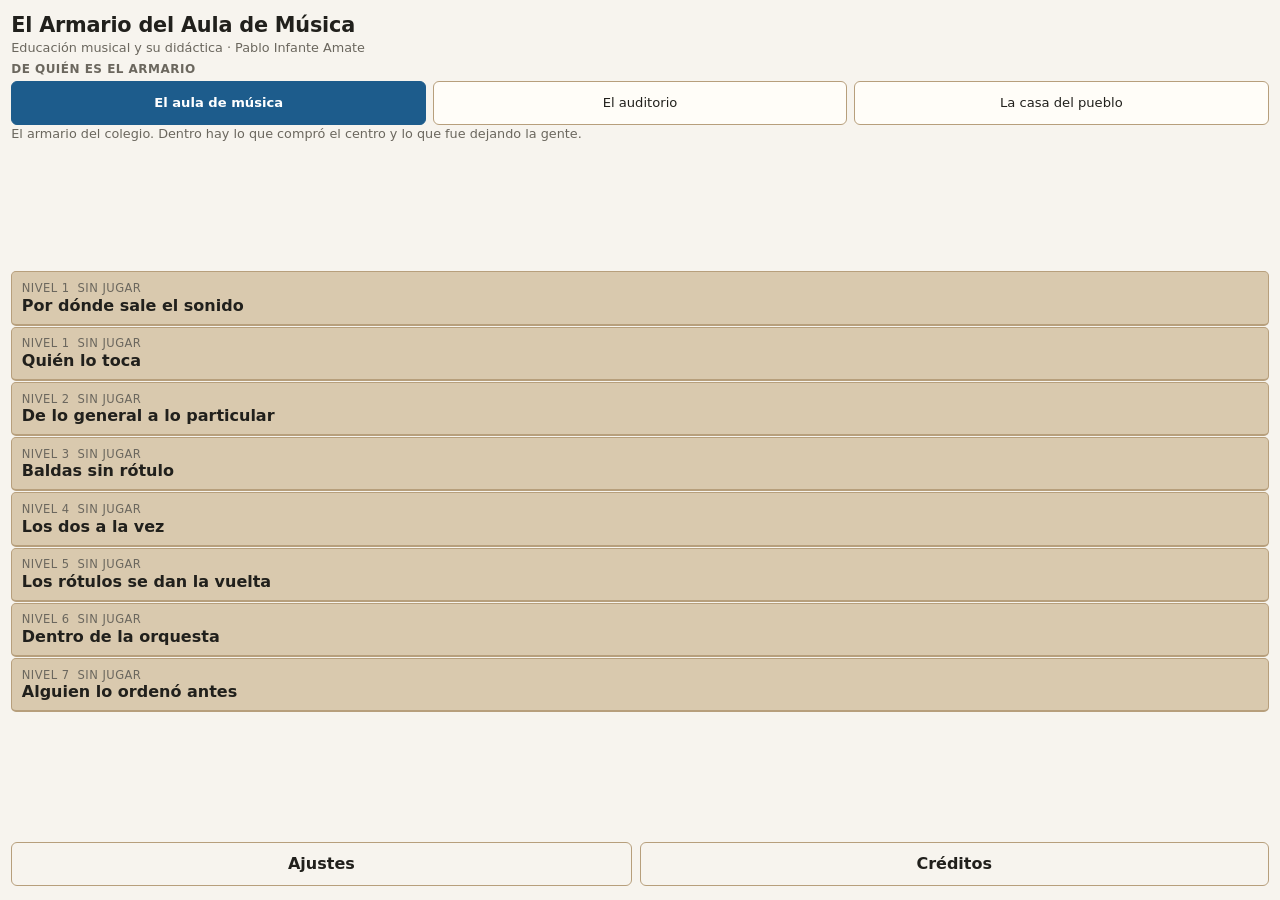
<file: index.html>
<!doctype html>
<html lang="es">
  <head>
    <meta charset="utf-8" />
    <!-- viewport-fit=cover + las variables safe-area del CSS: sin esto, en un
         iPhone la barra de abajo se come el botón de Comprobar. -->
    <meta name="viewport" content="width=device-width, initial-scale=1, viewport-fit=cover" />
    <meta name="color-scheme" content="light dark" />
    <title>El Armario del Aula de Música</title>
    <link rel="stylesheet" href="css/armario.css" />
  </head>
  <body>
    <!-- tabindex="-1" para que la navegación pueda darle el foco al cambiar de
         pantalla: sin eso, quien va con teclado o con lector no se entera de
         que ha cambiado todo. -->
    <div id="juego" tabindex="-1"></div>
    <noscript>
      <p class="sin-js">
        Este juego necesita JavaScript. No pide nada a ningún servidor y no guarda datos de nadie:
        todo pasa dentro de esta página.
      </p>
    </noscript>
    <script type="module" src="js/principal.js"></script>
  </body>
</html>
</file>
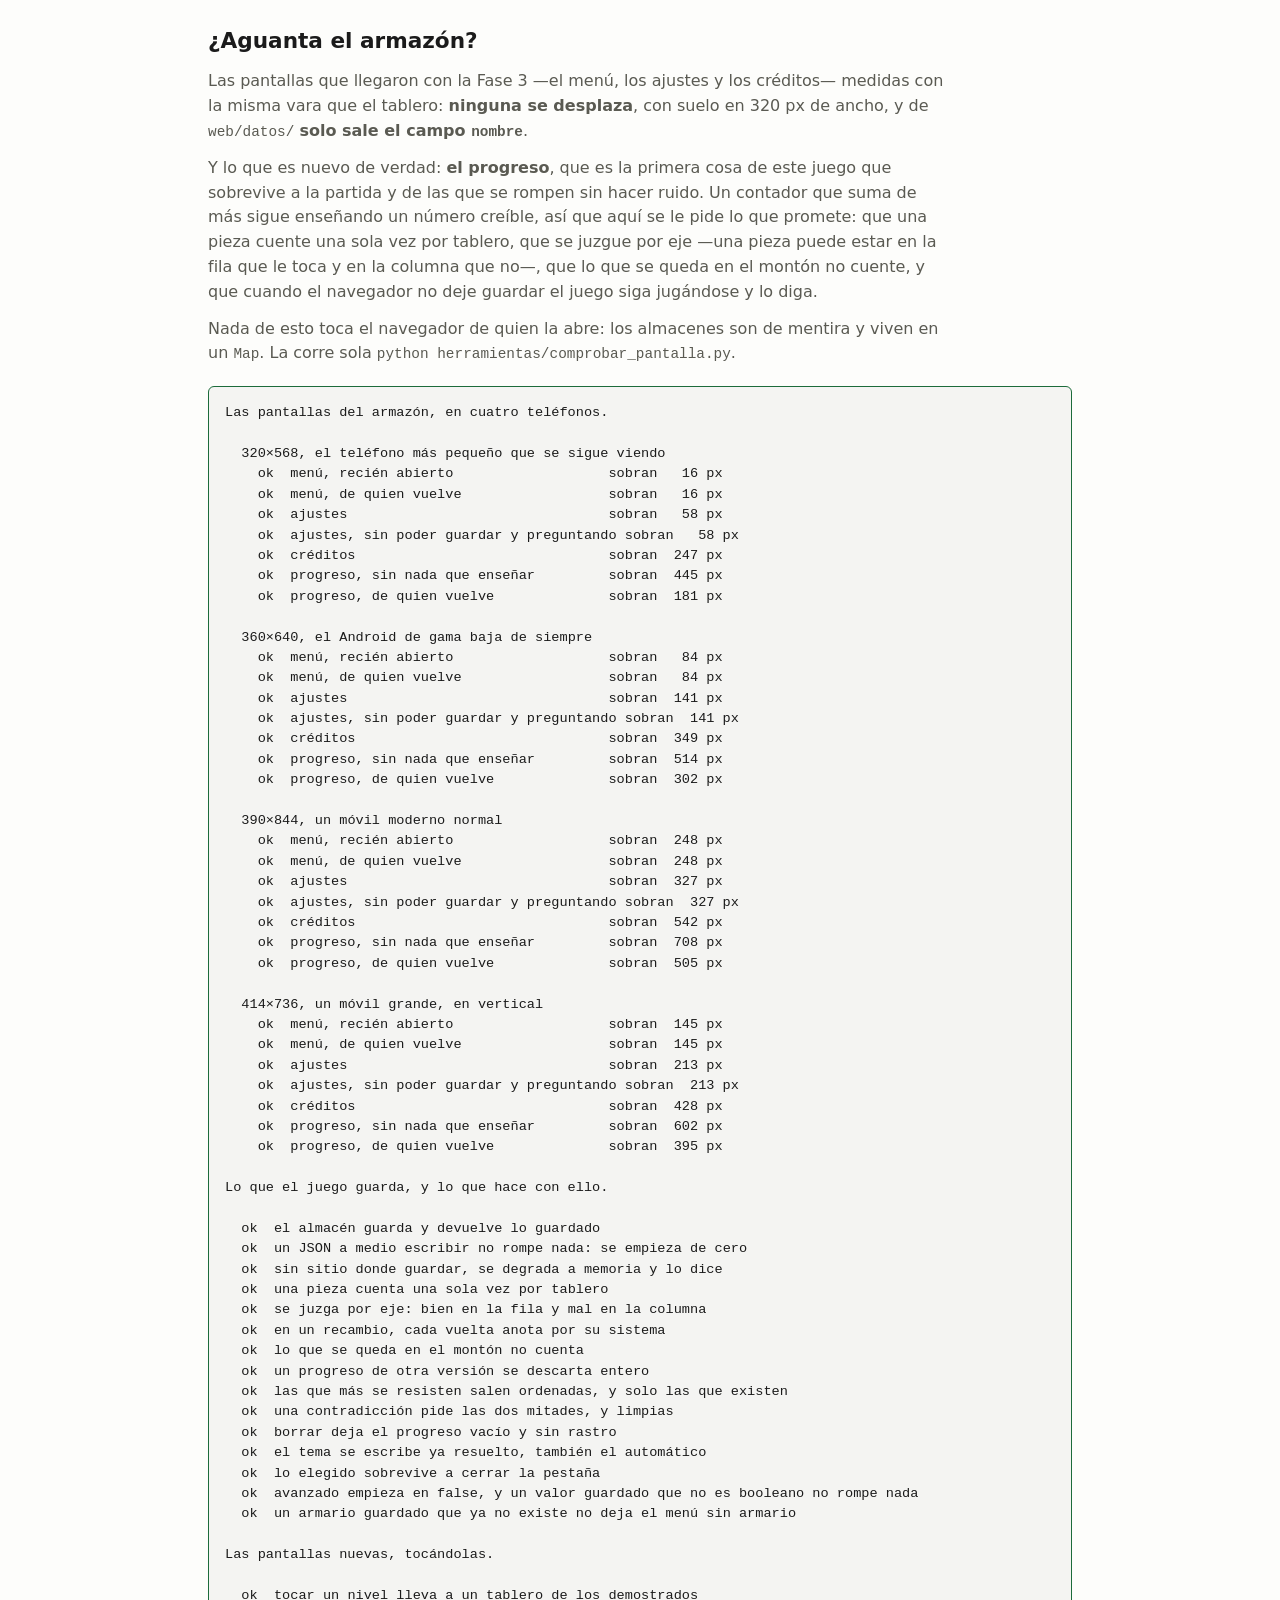
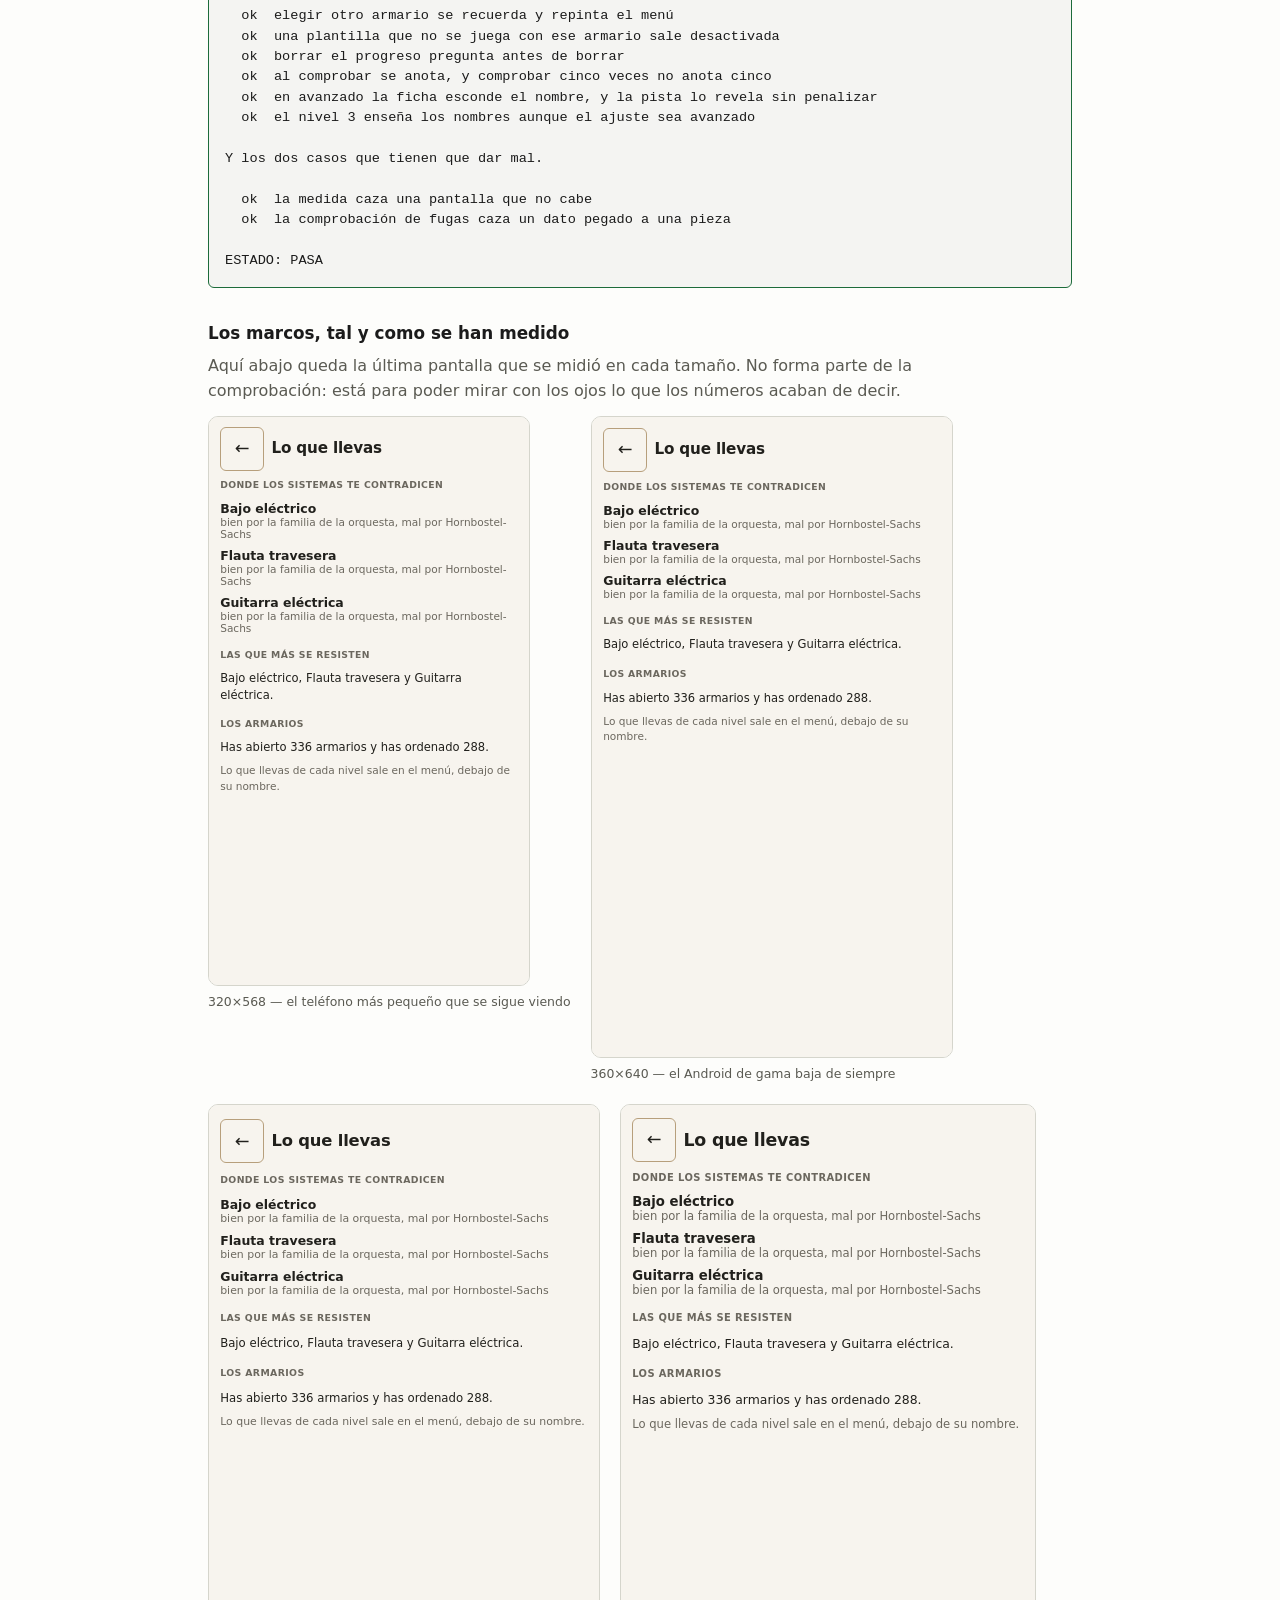
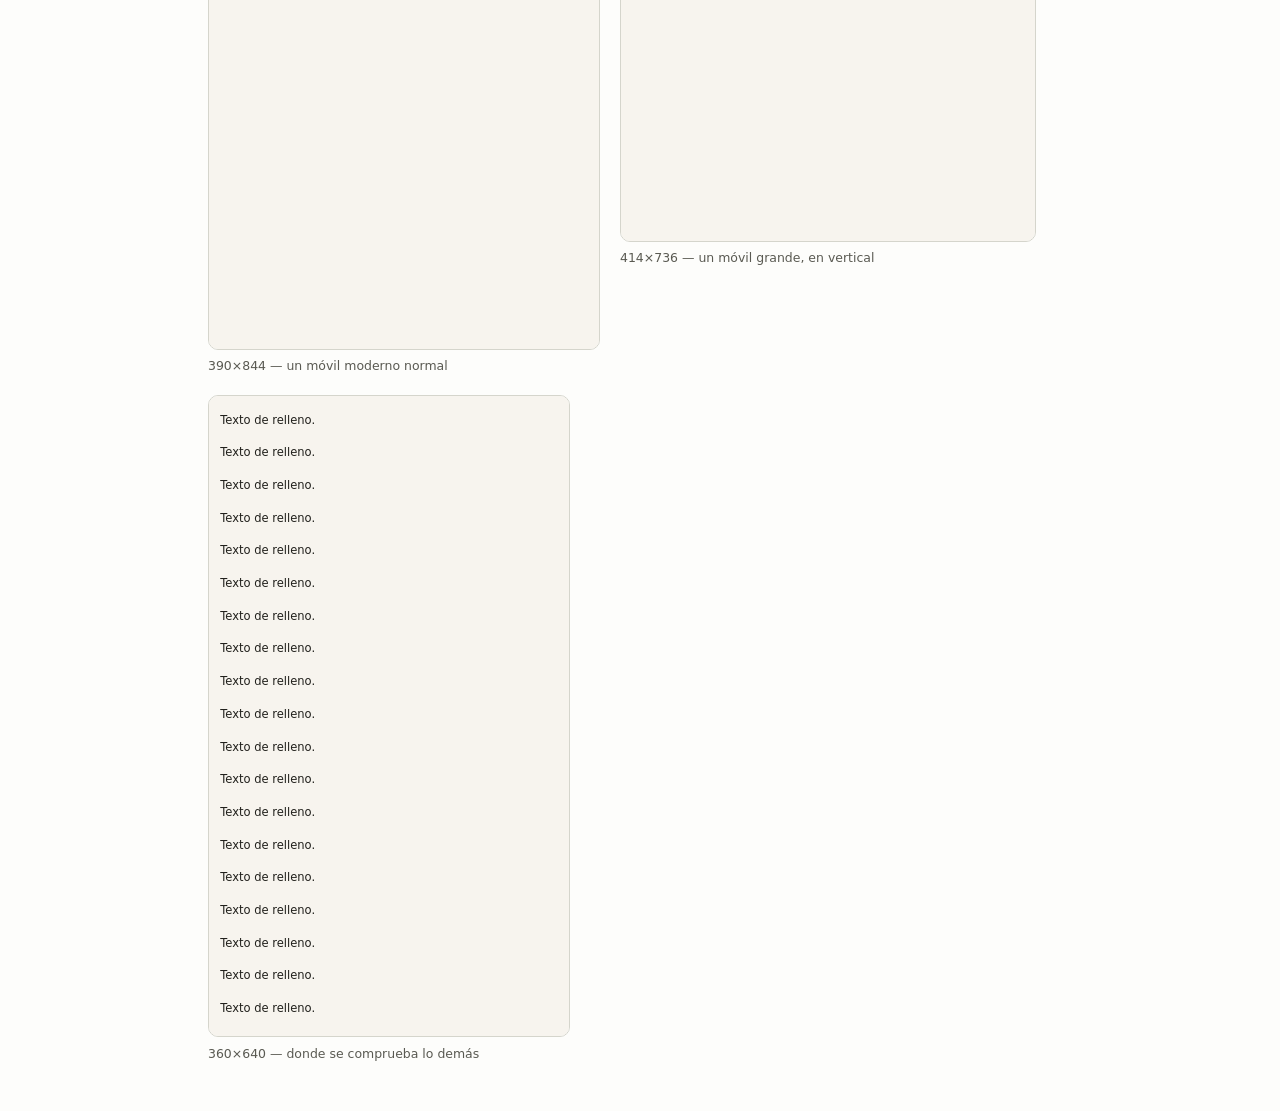
<file: pruebas/armazon.html>
<!doctype html>
<html lang="es">
  <head>
    <meta charset="utf-8" />
    <meta name="viewport" content="width=device-width, initial-scale=1" />
    <title>¿Aguanta el armazón?</title>
    <link rel="stylesheet" href="pruebas.css" />
  </head>
  <body>
    <h1>¿Aguanta el armazón?</h1>

    <p>
      Las pantallas que llegaron con la Fase 3 —el menú, los ajustes y los créditos— medidas con la
      misma vara que el tablero: <strong>ninguna se desplaza</strong>, con suelo en 320 px de ancho, y
      de <code>web/datos/</code> <strong>solo sale el campo <code>nombre</code></strong>.
    </p>
    <p>
      Y lo que es nuevo de verdad: <strong>el progreso</strong>, que es la primera cosa de este juego
      que sobrevive a la partida y de las que se rompen sin hacer ruido. Un contador que suma de más
      sigue enseñando un número creíble, así que aquí se le pide lo que promete: que una pieza cuente
      una sola vez por tablero, que se juzgue por eje —una pieza puede estar en la fila que le toca y
      en la columna que no—, que lo que se queda en el montón no cuente, y que cuando el navegador no
      deje guardar el juego siga jugándose y lo diga.
    </p>
    <p>
      Nada de esto toca el navegador de quien la abre: los almacenes son de mentira y viven en un
      <code>Map</code>. La corre sola <code>python herramientas/comprobar_pantalla.py</code>.
    </p>

    <pre id="informe">Midiendo…</pre>

    <h2>Los marcos, tal y como se han medido</h2>
    <p>
      Aquí abajo queda la última pantalla que se midió en cada tamaño. No forma parte de la
      comprobación: está para poder mirar con los ojos lo que los números acaban de decir.
    </p>
    <div id="marcos"></div>

    <script type="module" src="armazon.js"></script>
  </body>
</html>
</file>
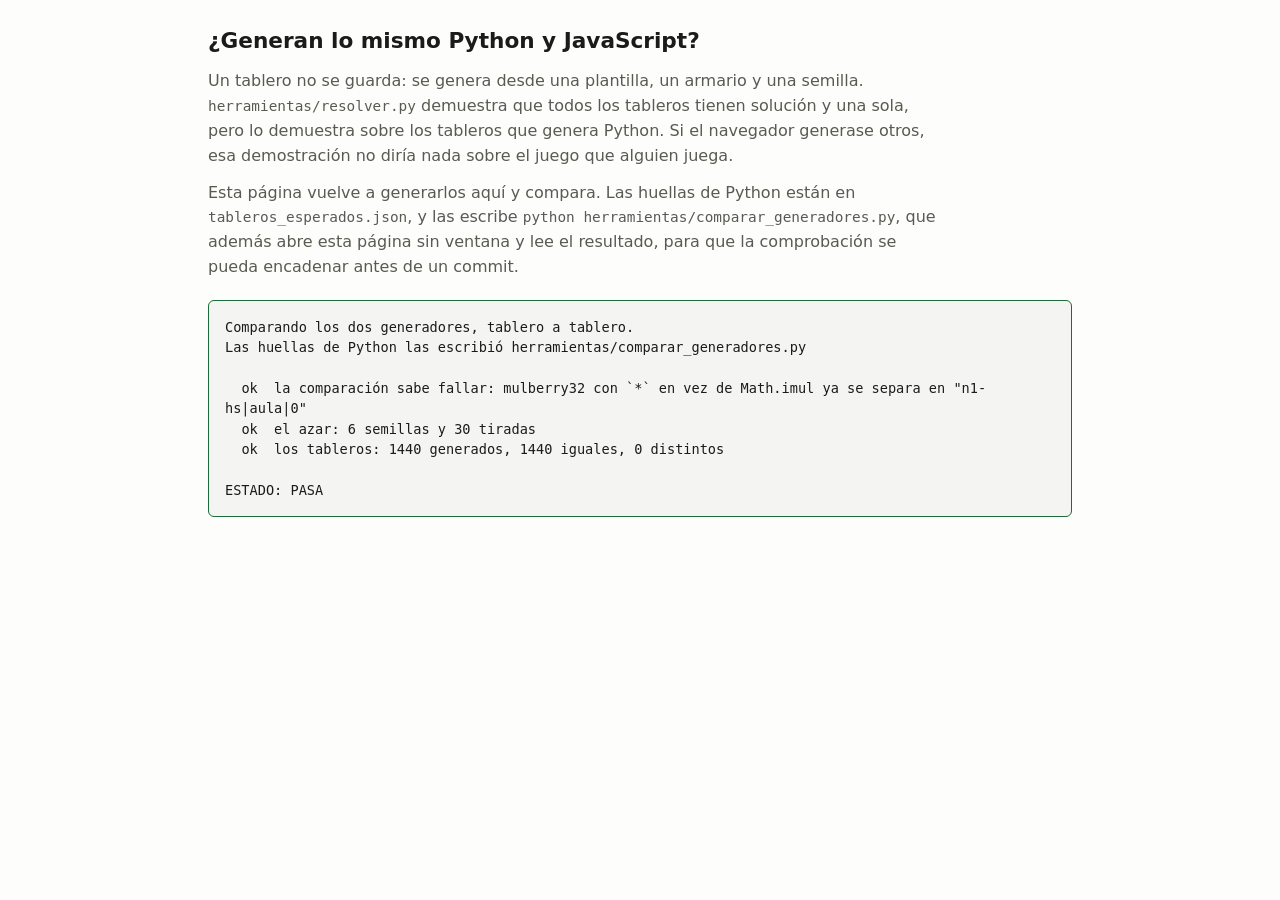
<file: pruebas/comparar_generadores.html>
<!doctype html>
<html lang="es">
  <head>
    <meta charset="utf-8" />
    <meta name="viewport" content="width=device-width, initial-scale=1" />
    <title>¿Generan lo mismo Python y JavaScript?</title>
    <link rel="stylesheet" href="pruebas.css" />
  </head>
  <body>
    <h1>¿Generan lo mismo Python y JavaScript?</h1>

    <p>
      Un tablero no se guarda: se genera desde una plantilla, un armario y una semilla.
      <code>herramientas/resolver.py</code> demuestra que todos los tableros tienen solución y una
      sola, pero lo demuestra sobre los tableros que genera Python. Si el navegador generase otros,
      esa demostración no diría nada sobre el juego que alguien juega.
    </p>
    <p>
      Esta página vuelve a generarlos aquí y compara. Las huellas de Python están en
      <code>tableros_esperados.json</code>, y las escribe
      <code>python herramientas/comparar_generadores.py</code>, que además abre esta página sin
      ventana y lee el resultado, para que la comprobación se pueda encadenar antes de un commit.
    </p>

    <pre id="informe">Comparando…</pre>

    <script type="module" src="comparar_generadores.js"></script>
  </body>
</html>
</file>
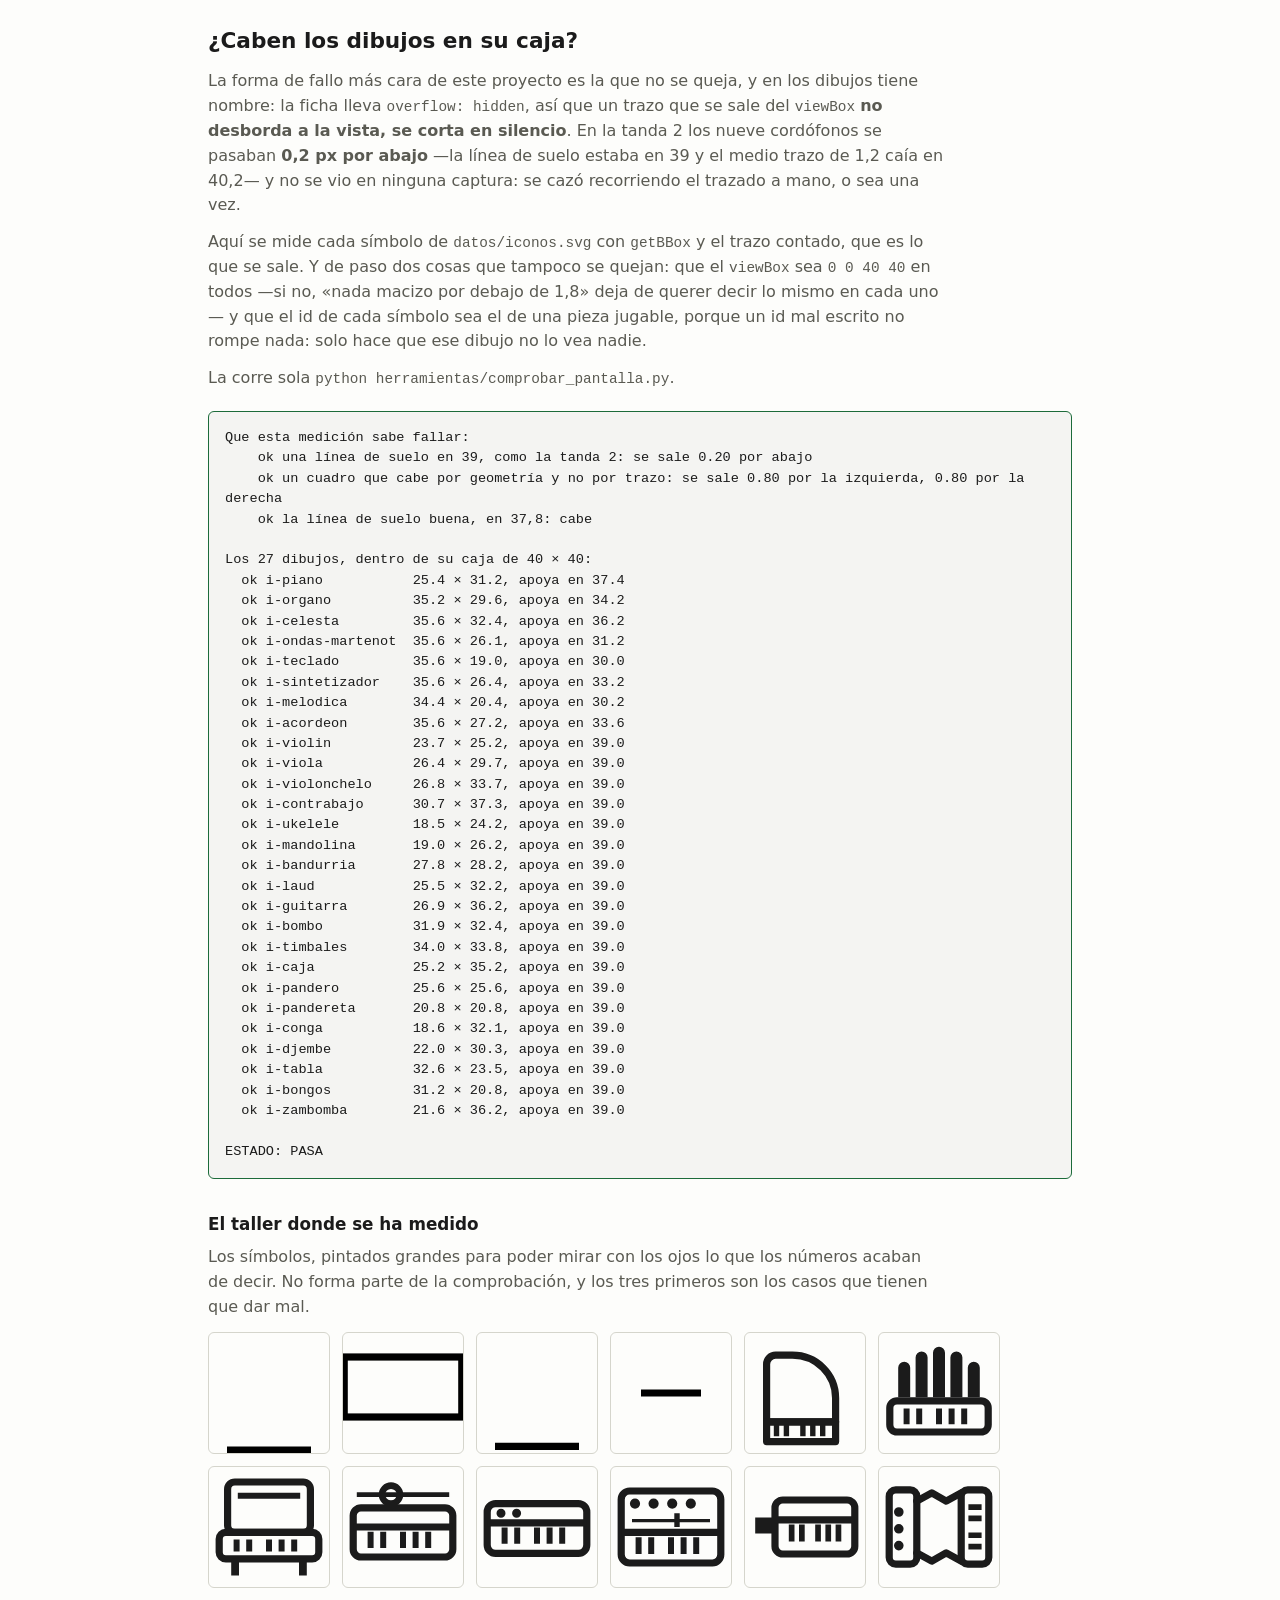
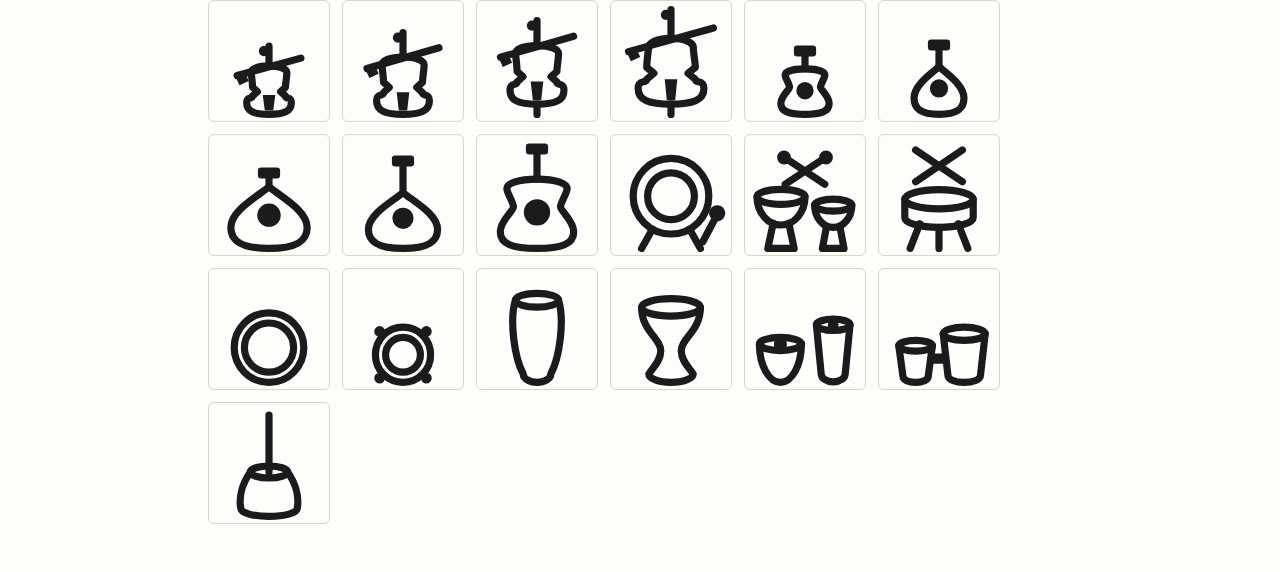
<file: pruebas/dibujos.html>
<!doctype html>
<html lang="es">
  <head>
    <meta charset="utf-8" />
    <meta name="viewport" content="width=device-width, initial-scale=1" />
    <title>¿Caben los dibujos en su caja?</title>
    <link rel="stylesheet" href="pruebas.css" />
  </head>
  <body>
    <h1>¿Caben los dibujos en su caja?</h1>

    <p>
      La forma de fallo más cara de este proyecto es la que no se queja, y en los dibujos tiene
      nombre: la ficha lleva <code>overflow: hidden</code>, así que un trazo que se sale del
      <code>viewBox</code> <strong>no desborda a la vista, se corta en silencio</strong>. En la
      tanda 2 los nueve cordófonos se pasaban <strong>0,2 px por abajo</strong> —la línea de suelo
      estaba en 39 y el medio trazo de 1,2 caía en 40,2— y no se vio en ninguna captura: se cazó
      recorriendo el trazado a mano, o sea una vez.
    </p>
    <p>
      Aquí se mide cada símbolo de <code>datos/iconos.svg</code> con <code>getBBox</code> y el trazo
      contado, que es lo que se sale. Y de paso dos cosas que tampoco se quejan: que el
      <code>viewBox</code> sea <code>0 0 40 40</code> en todos —si no, «nada macizo por debajo de
      1,8» deja de querer decir lo mismo en cada uno— y que el id de cada símbolo sea el de una
      pieza jugable, porque un id mal escrito no rompe nada: solo hace que ese dibujo no lo vea
      nadie.
    </p>
    <p>
      La corre sola <code>python herramientas/comprobar_pantalla.py</code>.
    </p>

    <pre id="informe">Midiendo…</pre>

    <h2>El taller donde se ha medido</h2>
    <p>
      Los símbolos, pintados grandes para poder mirar con los ojos lo que los números acaban de
      decir. No forma parte de la comprobación, y los tres primeros son los casos que tienen que
      dar mal.
    </p>
    <div id="taller" class="taller"></div>

    <script type="module" src="dibujos.js"></script>
  </body>
</html>
</file>
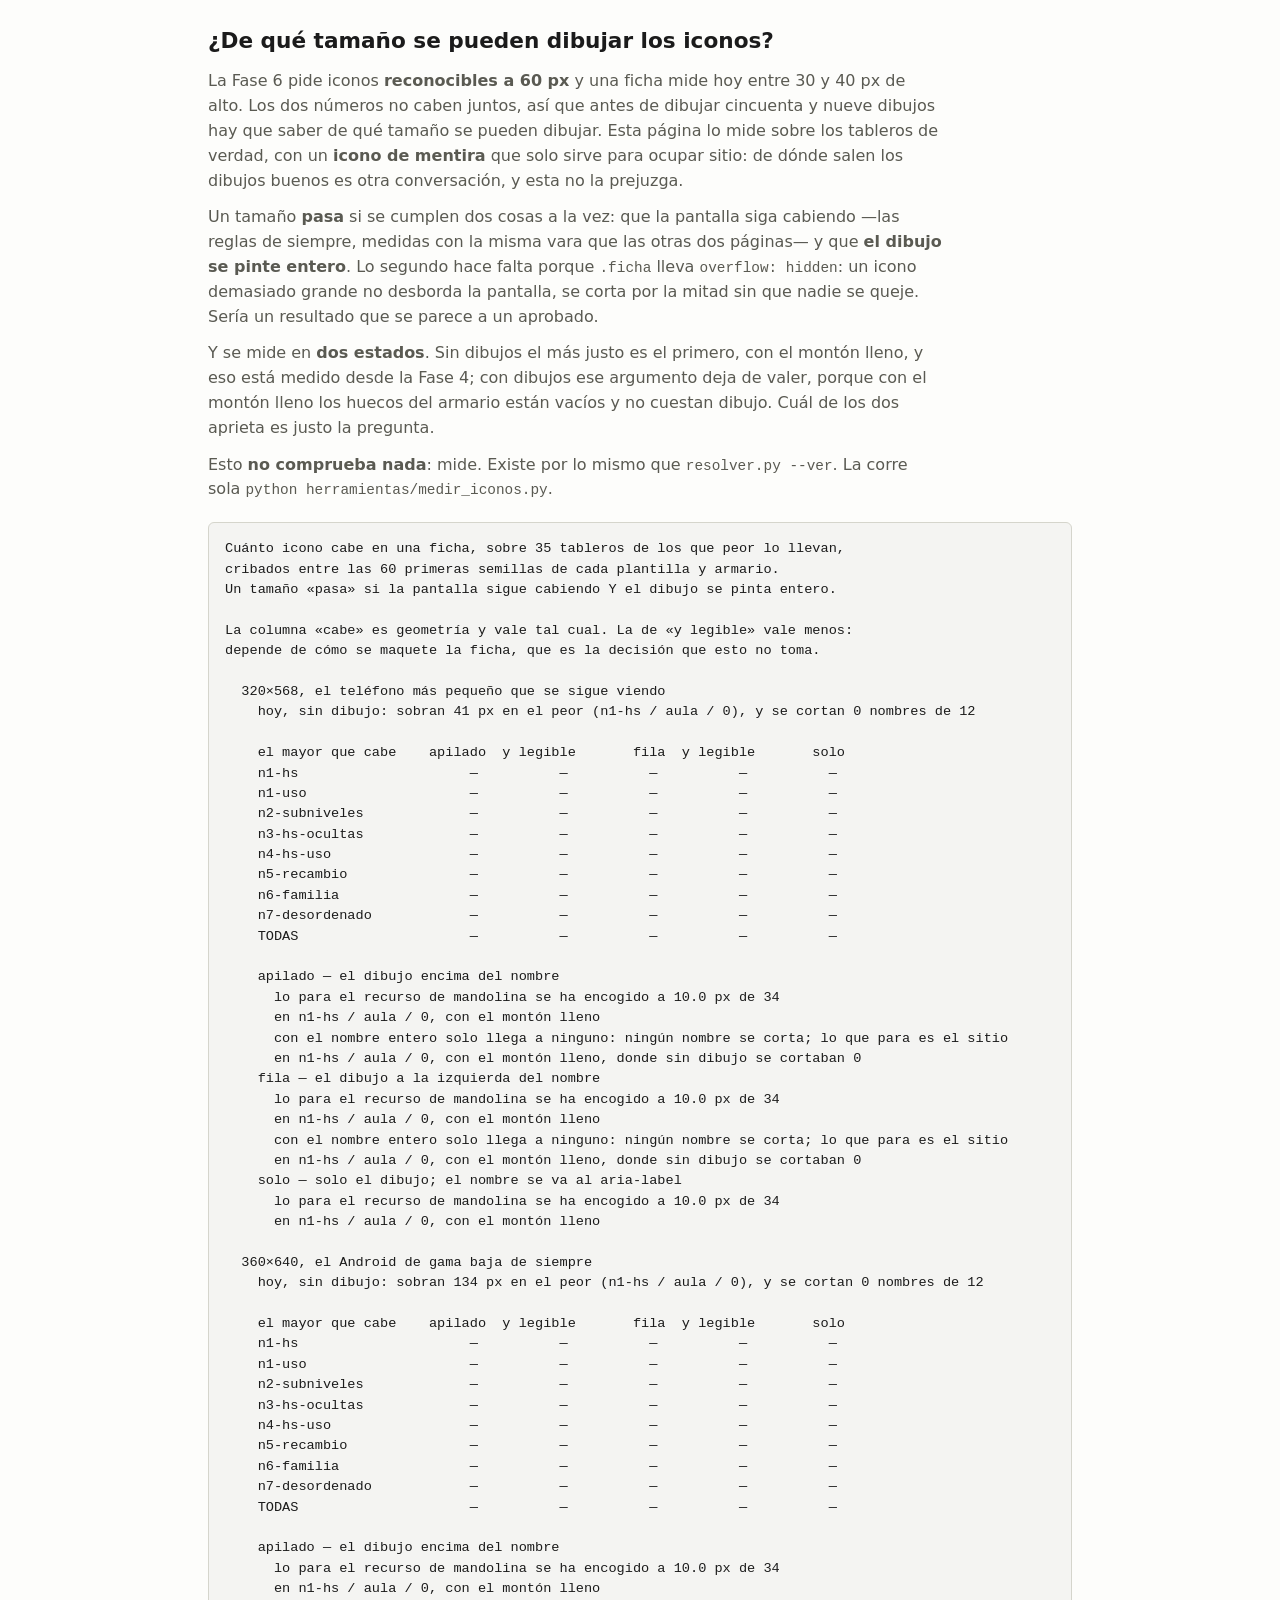
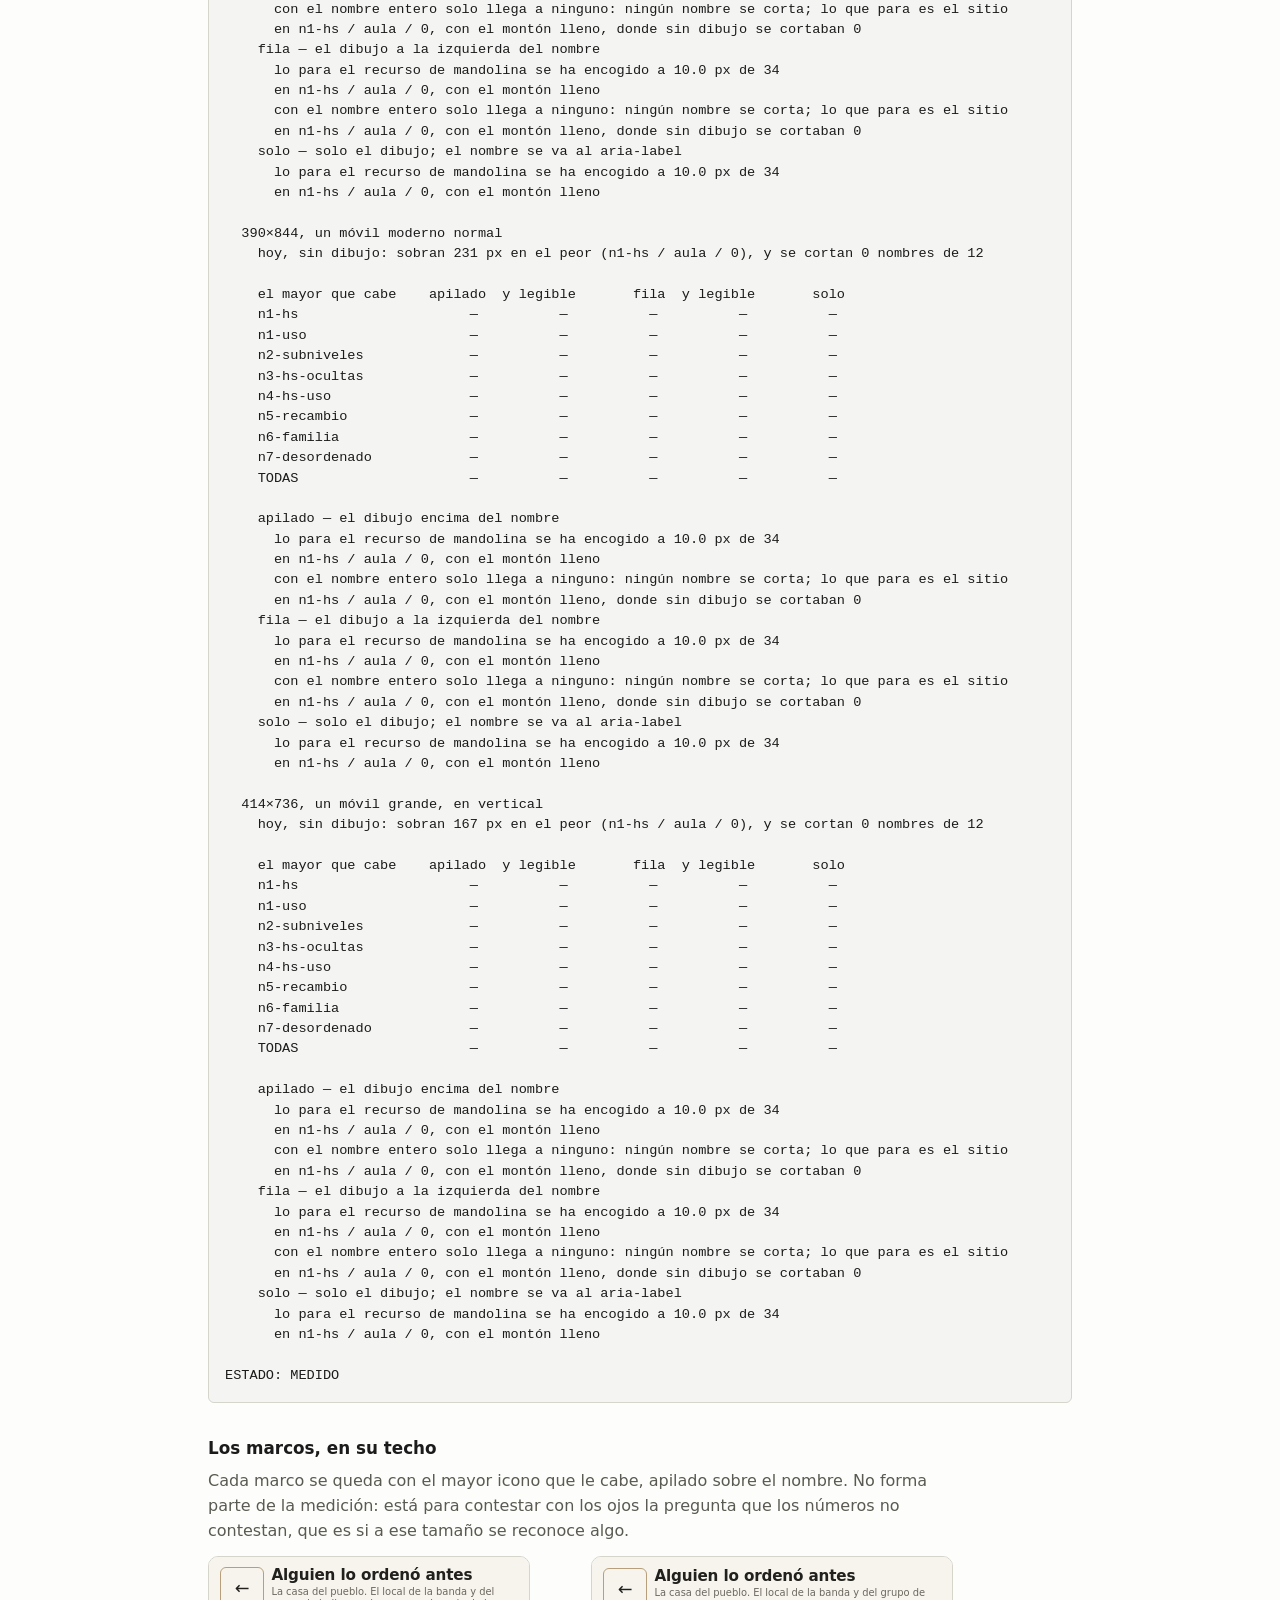
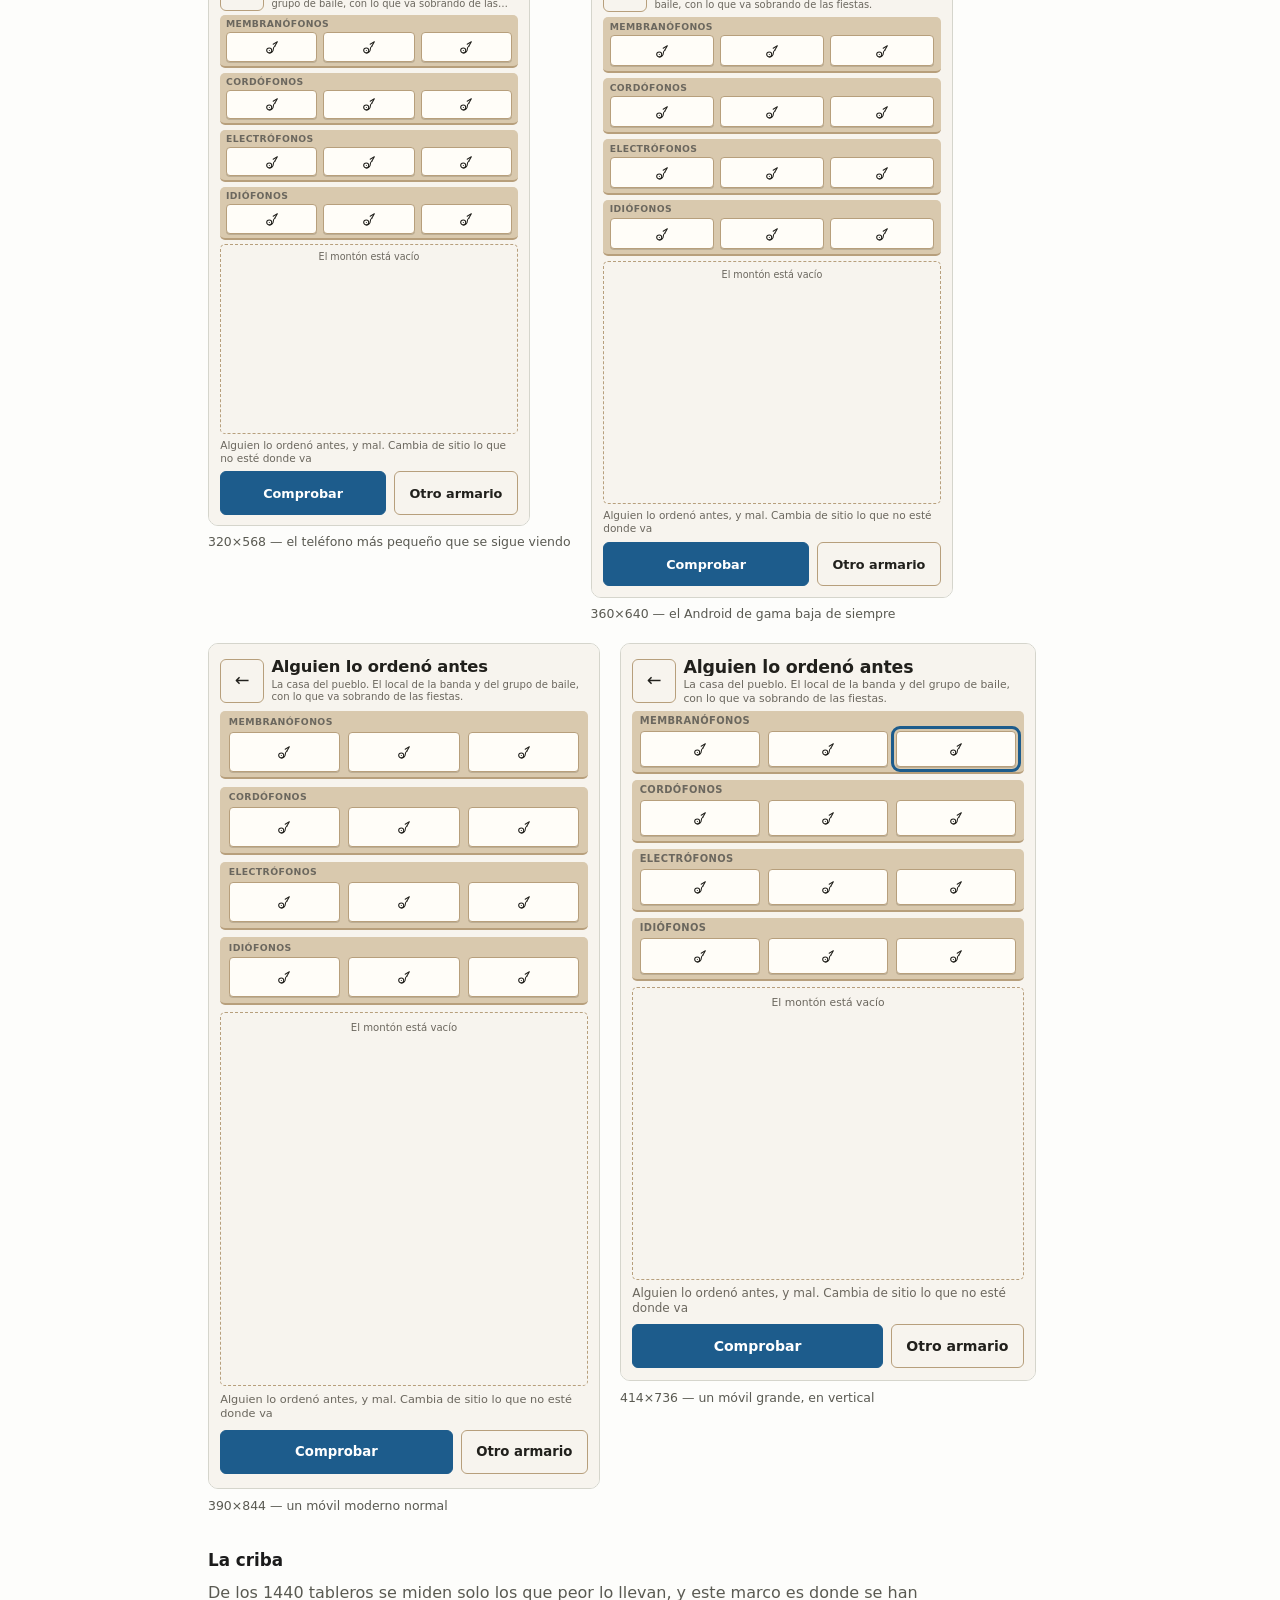
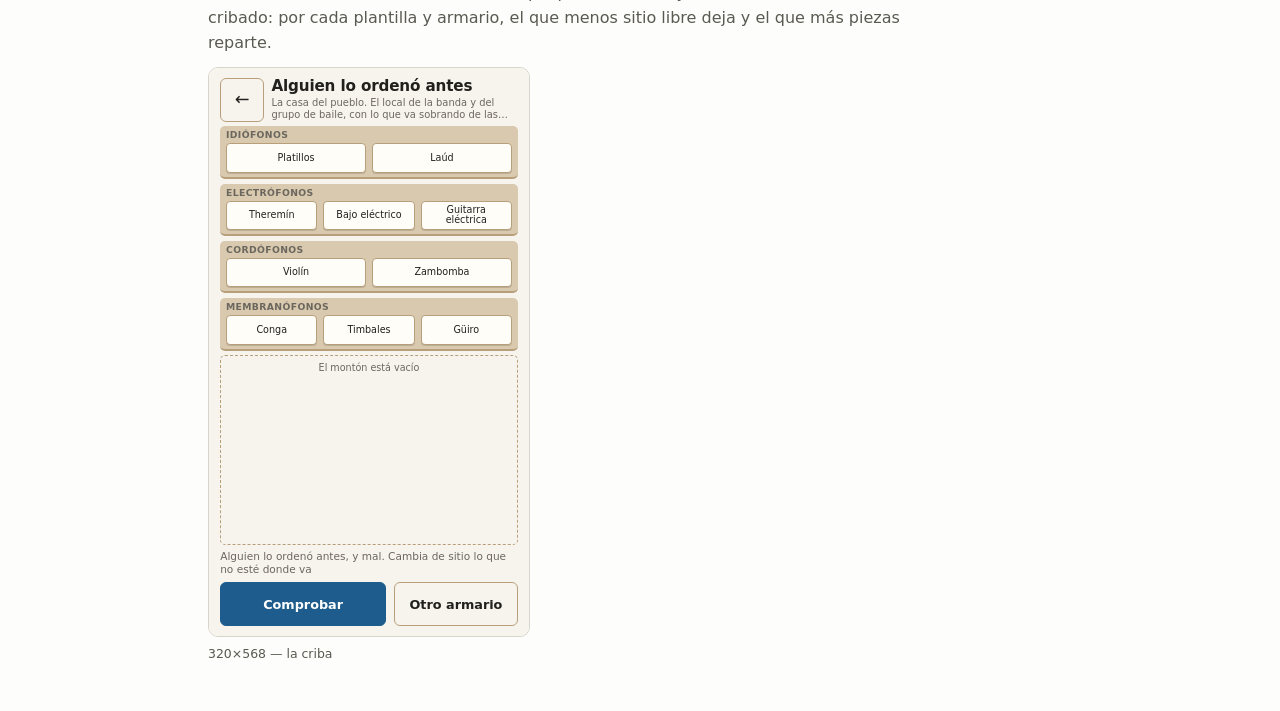
<file: pruebas/iconos.html>
<!doctype html>
<html lang="es">
  <head>
    <meta charset="utf-8" />
    <meta name="viewport" content="width=device-width, initial-scale=1" />
    <title>¿De qué tamaño se pueden dibujar los iconos?</title>
    <link rel="stylesheet" href="pruebas.css" />
  </head>
  <body>
    <h1>¿De qué tamaño se pueden dibujar los iconos?</h1>

    <p>
      La Fase 6 pide iconos <strong>reconocibles a 60 px</strong> y una ficha mide hoy entre 30 y 40
      px de alto. Los dos números no caben juntos, así que antes de dibujar cincuenta y nueve
      dibujos hay que saber de qué tamaño se pueden dibujar. Esta página lo mide sobre los tableros
      de verdad, con un <strong>icono de mentira</strong> que solo sirve para ocupar sitio: de dónde
      salen los dibujos buenos es otra conversación, y esta no la prejuzga.
    </p>
    <p>
      Un tamaño <strong>pasa</strong> si se cumplen dos cosas a la vez: que la pantalla siga
      cabiendo —las reglas de siempre, medidas con la misma vara que las otras dos páginas— y que
      <strong>el dibujo se pinte entero</strong>. Lo segundo hace falta porque
      <code>.ficha</code> lleva <code>overflow: hidden</code>: un icono demasiado grande no desborda
      la pantalla, se corta por la mitad sin que nadie se queje. Sería un resultado que se parece a
      un aprobado.
    </p>
    <p>
      Y se mide en <strong>dos estados</strong>. Sin dibujos el más justo es el primero, con el
      montón lleno, y eso está medido desde la Fase 4; con dibujos ese argumento deja de valer,
      porque con el montón lleno los huecos del armario están vacíos y no cuestan dibujo. Cuál de
      los dos aprieta es justo la pregunta.
    </p>
    <p>
      Esto <strong>no comprueba nada</strong>: mide. Existe por lo mismo que
      <code>resolver.py --ver</code>. La corre sola
      <code>python herramientas/medir_iconos.py</code>.
    </p>

    <pre id="informe">Midiendo…</pre>

    <h2>Los marcos, en su techo</h2>
    <p>
      Cada marco se queda con el mayor icono que le cabe, apilado sobre el nombre. No forma parte de
      la medición: está para contestar con los ojos la pregunta que los números no contestan, que es
      si a ese tamaño se reconoce algo.
    </p>
    <div id="marcos"></div>

    <h2>La criba</h2>
    <p>
      De los 1440 tableros se miden solo los que peor lo llevan, y este marco es donde se han
      cribado: por cada plantilla y armario, el que menos sitio libre deja y el que más piezas
      reparte.
    </p>
    <div id="criba"></div>

    <script type="module" src="iconos.js"></script>
  </body>
</html>
</file>
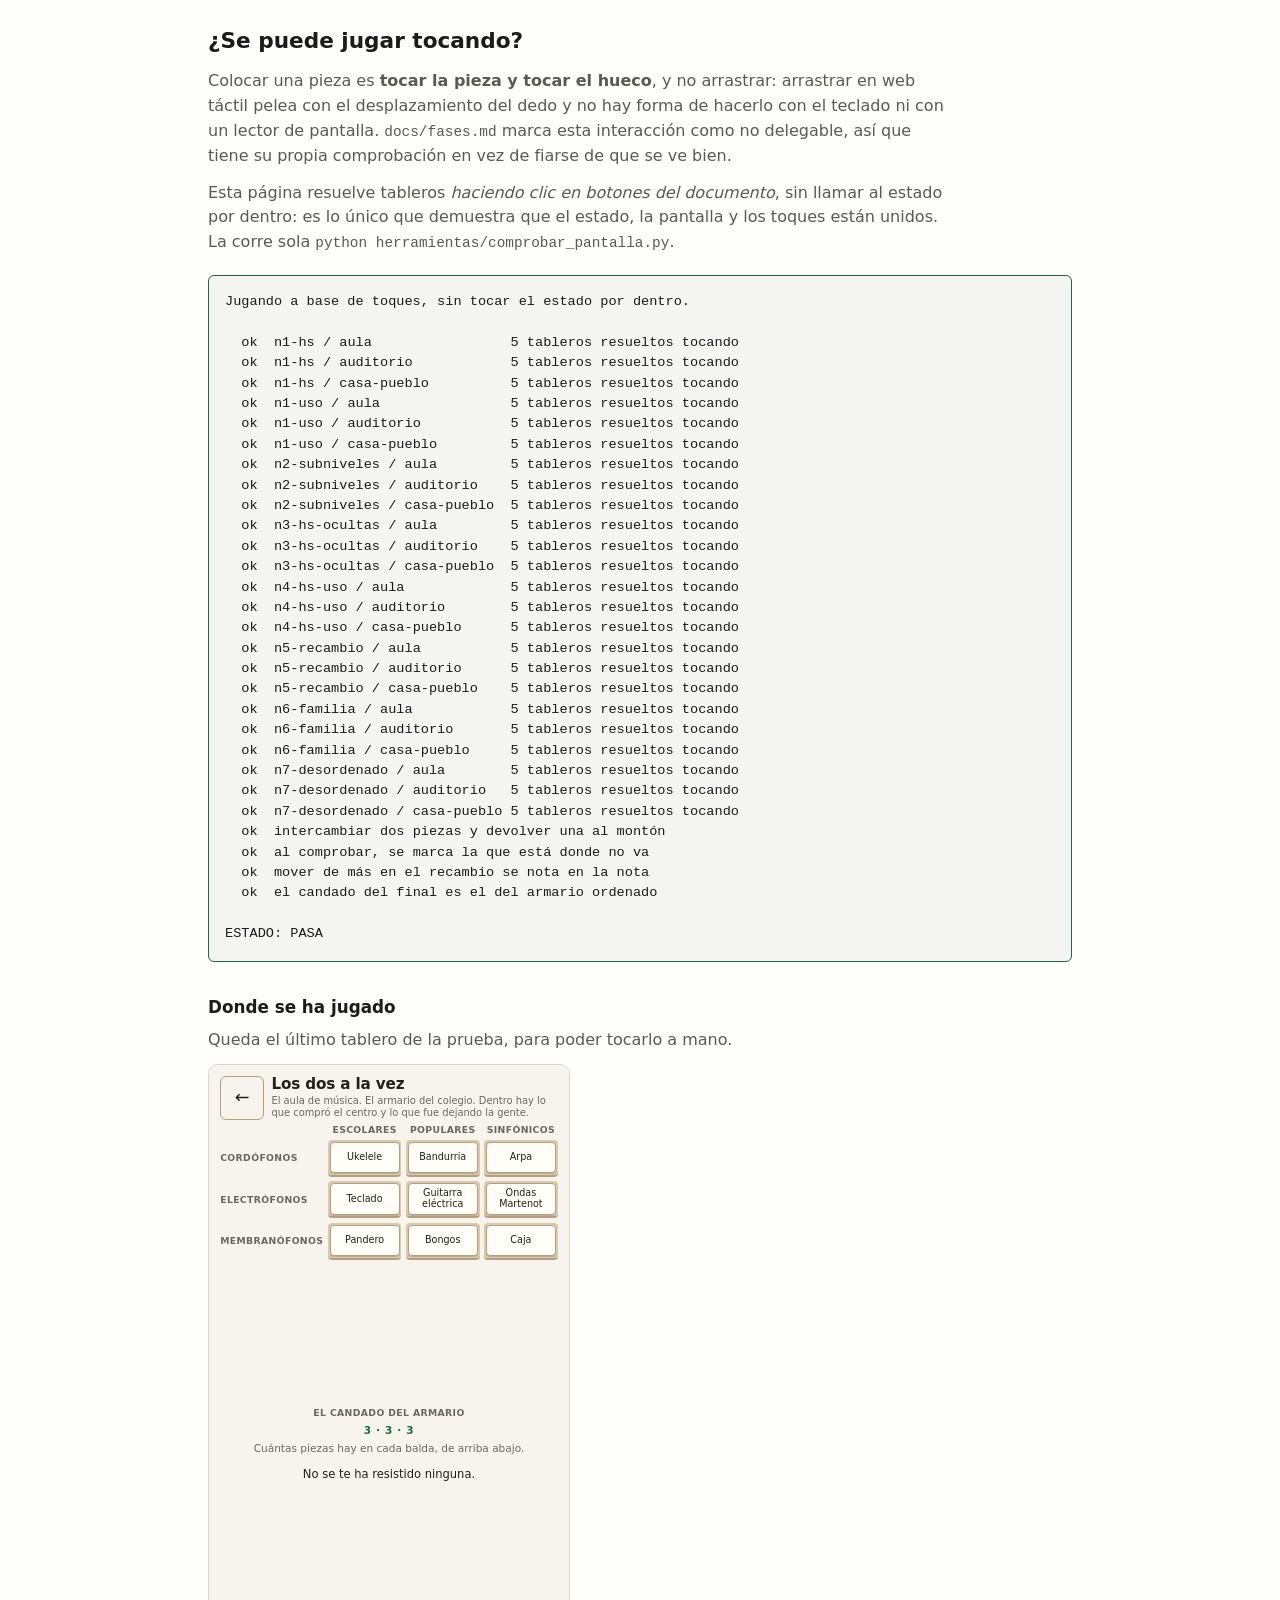
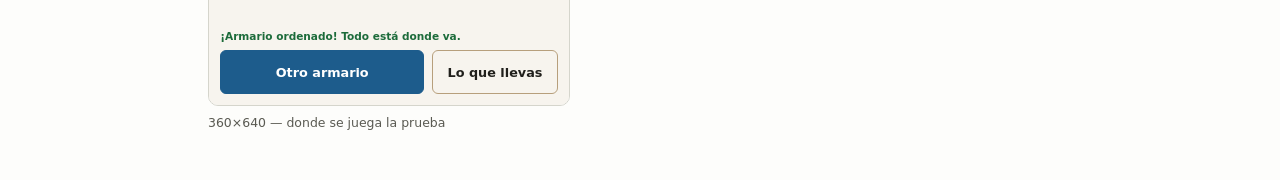
<file: pruebas/jugar.html>
<!doctype html>
<html lang="es">
  <head>
    <meta charset="utf-8" />
    <meta name="viewport" content="width=device-width, initial-scale=1" />
    <title>¿Se puede jugar tocando?</title>
    <link rel="stylesheet" href="pruebas.css" />
  </head>
  <body>
    <h1>¿Se puede jugar tocando?</h1>

    <p>
      Colocar una pieza es <strong>tocar la pieza y tocar el hueco</strong>, y no arrastrar: arrastrar
      en web táctil pelea con el desplazamiento del dedo y no hay forma de hacerlo con el teclado ni
      con un lector de pantalla. <code>docs/fases.md</code> marca esta interacción como no delegable,
      así que tiene su propia comprobación en vez de fiarse de que se ve bien.
    </p>
    <p>
      Esta página resuelve tableros <em>haciendo clic en botones del documento</em>, sin llamar al
      estado por dentro: es lo único que demuestra que el estado, la pantalla y los toques están
      unidos. La corre sola <code>python herramientas/comprobar_pantalla.py</code>.
    </p>

    <pre id="informe">Jugando…</pre>

    <h2>Donde se ha jugado</h2>
    <p>Queda el último tablero de la prueba, para poder tocarlo a mano.</p>
    <div id="marcos"></div>

    <script type="module" src="jugar.js"></script>
  </body>
</html>
</file>
<file: css/armario.css>
/* El Armario del Aula de Música.
 *
 * Esto NO es la estética del juego. `CLAUDE.md` deja la ropa abierta a
 * propósito —se decide dibujando dos o tres direcciones y comparándolas, como
 * se hizo en el proyecto hermano con las tres maquetas— y esta hoja es lo justo
 * para que la Fase 2 se pueda jugar y medir: un mueble sobrio, dos colores y
 * nada que haya que desmontar después. Cuando la maqueta esté elegida, lo que
 * se cambia es este archivo y no el JavaScript.
 *
 * Lo que sí es una decisión y no un provisional: **ninguna pantalla se
 * desplaza**, y el suelo es un teléfono de 320 px de ancho. Por eso casi todo
 * lo que ocupa alto está en `clamp()` contra `vh` en vez de en un número fijo:
 * el tablero se encoge con la pantalla en lugar de salirse por abajo. Se mide,
 * no se mira: `python herramientas/medir_pantalla.py`.
 */

/* La paleta clara, y abajo la oscura una sola vez.
 *
 * Cuál de las dos se usa lo decide `js/ajustes.js`, que escribe `data-tema` en
 * el <html> **también cuando el tema es el automático**. Con una media query
 * aquí harían falta dos copias de la paleta oscura —la del sistema y la de la
 * elección a mano— y eso es un color cambiado en un sitio y no en el otro. El
 * precio es que sin JavaScript no hay tema oscuro, y este juego sin JavaScript
 * no es nada: lo dice su propio <noscript>. */
:root {
  color-scheme: light;

  --papel: #f7f4ee;
  --tinta: #21201c;
  --apagado: #6b675e;
  --madera: #d9c9ae;
  --madera-honda: #b79f7c;
  --hueco-fondo: #efe9dd;
  --ficha-fondo: #fffdf8;
  --realce: #1d5c8c;
  --realce-tinta: #ffffff;
  --error: #a12a22;
  --acierto: #1c6b3a;
  --sombra: rgba(40, 32, 20, 0.16);

  /* La ficha que lleva una pieza, aparte de --ficha-fondo -que también viste
     los botones de .opcion-. Decisión de la 6.6, explicada donde se define la
     paleta oscura: aquí, en el tema claro, valen lo mismo que el resto de la
     paleta. */
  --pieza-fondo: var(--ficha-fondo);
  --pieza-borde: var(--madera-honda);
  --pieza-tinta: var(--tinta);

  /* Los cuatro tamaños de los que cuelga que quepa o no quepa */
  --ficha-alto: clamp(1.85rem, 4.9vh, 2.5rem);
  --ficha-texto: clamp(0.6rem, 2.6vw, 0.82rem);
  --hueco: clamp(0.2rem, 0.85vh, 0.45rem);
  /* Y este no lleva clamp, y es a propósito por dos motivos. Uno: un dibujo que
     cambia de tamaño con la pantalla es un set que se ve distinto en cada
     teléfono. Y dos: el peor caso manda, y aquí el peor caso es 320x568.
   *
   * **34 y no 40, y la diferencia la puso una medición que faltaba.** La Fase 6
   * cerró 40 px explorando con `medir_iconos.py`, que pinta el tablero sin
   * dibujos y le inyecta uno de mentira encima; con los dibujos ya dentro y los
   * tres estados que mide `comprobar_pantalla.py`, 40 px se pasa 9 px en
   * `n6-familia` **cuando todas las piezas llevan dibujo**. Que hoy solo lo
   * lleven ocho no vale como respuesta: las 59 van a llevarlo, así que el
   * tamaño se decide contra ese final y no contra la tanda de hoy. A 34 px el
   * peor caso pasa con 15 px de sobra, que es la holgura del menú.
   *
   * Medido, no razonado: `python herramientas/comprobar_pantalla.py`. */
  --ficha-recurso: 34px;
}

:root[data-tema='oscuro'] {
  color-scheme: dark;

  --papel: #16161a;
  --tinta: #eceae4;
  --apagado: #9d998f;
  --madera: #3a332a;
  --madera-honda: #574c3d;
  --hueco-fondo: #201f22;
  --ficha-fondo: #2a2924;
  --realce: #6aa9d8;
  --realce-tinta: #10171d;
  --error: #ef7a70;
  --acierto: #74cf98;
  --sombra: rgba(0, 0, 0, 0.4);

  /* --pieza-fondo, --pieza-borde y --pieza-tinta NO se redefinen aquí, y es la
     decisión de la 6.6 y no un olvido.
   *
   * El dibujo voltea con `currentColor` y una fotografía no: medido con
   * `pintar_fichas.py`, en el tema oscuro con la ficha sin elegir la pieza se
   * funde con el fondo entre el 12 y el 58 %. Se compararon cuatro salidas
   * pintando la ficha de verdad -A como está hoy, B una placa clara detrás de
   * la foto, C un reborde claro pegado a la silueta, D la ficha clara también
   * en el tema oscuro- y gana D: es la única que no le pone nada a la
   * fotografía -B y C son el cuadrado crema que la 6.1 rechazó del proveedor,
   * solo que pintado por nosotros- y cambia el mueble, no la pieza, que es
   * justo lo que este juego es: una etiqueta de cartulina clara sobre un
   * armario oscuro. Al no heredar de aquí, `.ficha` se queda con los valores
   * de `:root`, o sea siempre claros; `.ficha.elegida` sigue pintándose con
   * `--realce`/`--realce-tinta`, que ya eran legibles en los dos temas. Se
   * vuelve a mirar con `python herramientas/pintar_fichas.py`. */
}

* {
  box-sizing: border-box;
}

/* El atributo `hidden` lo apaga el navegador con un `display: none` de
   especificidad cero, así que cualquier `display` de esta hoja se lo come sin
   avisar: el nodo sigue ahí, vacío, ocupando su hueco y su gap. Se vio midiendo
   —el tablero perdió cuatro píxeles el día que se le colgó el panel del final,
   escondido— y por eso se cierra aquí una vez y no elemento por elemento. */
[hidden] {
  display: none !important;
}

html,
body {
  height: 100%;
}

body {
  margin: 0;
  background: var(--papel);
  color: var(--tinta);
  font-family: system-ui, -apple-system, 'Segoe UI', sans-serif;
  -webkit-text-size-adjust: 100%;
}

#juego {
  height: 100dvh;
  outline: none;
}

/* --------------------------------------------------------------------------
 * La pantalla: cuatro franjas, y solo la del armario da de sí
 * ------------------------------------------------------------------------ */

.pantalla {
  height: 100%;
  display: flex;
  flex-direction: column;
  gap: var(--hueco);
  padding: calc(var(--hueco) * 2) 0.7rem;
  padding-top: max(calc(var(--hueco) * 2), env(safe-area-inset-top));
  padding-bottom: max(calc(var(--hueco) * 2), env(safe-area-inset-bottom));
}

/* La cabecera es una fila: el botón de volver y, a su lado, el título con el
   contexto. En fila y no apilada porque el botón no puede costar alto: cuando se
   puso, el tablero de dos ejes pasaba en 320x568 con 45 px de sobra y esos ya
   estaban contados. Al lado del texto no cuesta ninguno, porque las dos líneas
   de texto miden ya lo que mide el botón. Hoy el más justo es n1-hs con 89 px,
   pero el argumento no ha cambiado: lo que se le cuelgue aquí lo paga el
   tablero. */
.cabecera {
  flex: 0 0 auto;
  display: flex;
  align-items: center;
  gap: 0.45rem;
}

.titulos {
  min-width: 0;
}

/* Los mismos 44 px que los botones de abajo, y aquí salen gratis. */
.volver {
  flex: 0 0 auto;
  min-width: 2.75rem;
  min-height: 2.75rem;
  border: 1px solid var(--madera-honda);
  border-radius: 6px;
  background: transparent;
  color: var(--tinta);
  font: inherit;
  font-size: 1.1rem;
  line-height: 1;
  cursor: pointer;
  touch-action: manipulation;
}

.cabecera h1 {
  margin: 0;
  font-size: clamp(0.95rem, 4.2vw, 1.3rem);
  line-height: 1.15;
  letter-spacing: -0.01em;
  /* A dos líneas y basta. Desde la 6.5 la lupa reserva su sitio a la derecha y
     el título tiene menos ancho; sin este tope, en un teléfono estrecho un
     título largo podría ganar una tercera línea y comerse el alto que el
     tablero tiene contado. Los títulos de hoy caben en dos líneas con ese ancho,
     así que esto acota el peor caso sin recortar ninguno. */
  display: -webkit-box;
  -webkit-line-clamp: 2;
  -webkit-box-orient: vertical;
  overflow: hidden;
}

/* La lupa de «Ver de cerca», desde la 6.5, y la pista del avanzado, desde la
   6.6: los mismos 44 px que el botón de volver, así que caben en el alto que
   la cabecera ya medía y no le cuestan ninguno. Las dos reservan su sitio
   siempre y se esconden con `visibility` —no con `hidden`— para que
   seleccionar una pieza no refluya el título: el hueco ya está contado en la
   medición de «recién abierto». La pista solo se construye cuando el ajuste es
   avanzado y la plantilla no fuerza los nombres, así que en principiante y en
   el nivel 3 esta regla no le cuesta nada a nadie: el botón no existe. */
.lupa,
.pista {
  flex: 0 0 auto;
  display: flex;
  align-items: center;
  justify-content: center;
  min-width: 2.75rem;
  min-height: 2.75rem;
  border: 1px solid var(--madera-honda);
  border-radius: 6px;
  background: transparent;
  color: var(--tinta);
  cursor: pointer;
  touch-action: manipulation;
}

.lupa svg,
.pista svg {
  width: 1.35rem;
  height: 1.35rem;
}

.lupa.oculta,
.pista.oculta {
  visibility: hidden;
}

.lupa:focus-visible,
.pista:focus-visible {
  outline: 3px solid var(--realce);
  outline-offset: 2px;
}

/* El contexto sale en dos sitios —bajo el título de una partida y bajo los
   botones del menú—, y en los dos hace lo mismo: decir de quién es el armario,
   que es lo que decide los empates. Una sola regla para los dos, porque en el
   menú se quedó con los márgenes de fábrica de un <p> y eso son casi cien
   píxeles en 320 px de alto. Lo cazó la Fase 4 al pasar el menú de cuatro
   niveles a seis. */
.contexto {
  margin: 0.1rem 0 0;
  color: var(--apagado);
  font-size: clamp(0.62rem, 2.6vw, 0.8rem);
  line-height: 1.25;
  /* Dos líneas y basta. El contexto del armario se enseña porque decide los
     empates, pero no a costa de que no quepa el armario. */
  display: -webkit-box;
  -webkit-line-clamp: 2;
  -webkit-box-orient: vertical;
  overflow: hidden;
}

/* El armario mide lo suyo y se queda pegado a la cabecera; el sitio que sobre
   se lo lleva el montón. Al revés —que el armario creciera y el montón midiera
   lo justo— dejaba un agujero entre el título y la primera balda, y además el
   montón es donde se sueltan las piezas: cuanto más grande, mejor. */
.armario {
  flex: 0 1 auto;
  min-height: 0;
  display: flex;
  flex-direction: column;
  justify-content: safe center;
}

.monton {
  flex: 1 1 auto;
}

.barra {
  flex: 0 0 auto;
}

/* --------------------------------------------------------------------------
 * El armario de un solo eje: baldas apiladas
 * ------------------------------------------------------------------------ */

.baldas {
  display: flex;
  flex-direction: column;
  gap: var(--hueco);
}

.balda {
  border-radius: 5px;
  background: var(--madera);
  padding: calc(var(--hueco) * 0.8) calc(var(--hueco) * 1.2);
  border-bottom: 2px solid var(--madera-honda);
}

.rotulo {
  margin: 0 0 calc(var(--hueco) * 0.6);
  font-size: clamp(0.58rem, 2.4vw, 0.75rem);
  font-weight: 600;
  line-height: 1.1;
  text-transform: uppercase;
  letter-spacing: 0.04em;
  color: var(--apagado);
}

/* Sin rótulo, el número de huecos ES el rótulo: es lo único que identifica la
   balda, y por eso las capacidades salen todas distintas. */
.rotulo.sin-rotulo::after {
  content: ' huecos';
}

.huecos {
  display: flex;
  gap: calc(var(--hueco) * 1.2);
  align-items: stretch;
}

.huecos > * {
  flex: 1 1 0;
  min-width: 0;
}

.huecos.mal {
  outline: 2px solid var(--error);
  outline-offset: 3px;
  border-radius: 4px;
}

/* --------------------------------------------------------------------------
 * El armario de dos ejes: una rejilla con rótulos arriba y a la izquierda
 * ------------------------------------------------------------------------ */

/* Los números de aquí abajo no son de gusto: son los que hicieron que el tablero
   de dos ejes cupiera en 320x568, cuando era el único que iba justo. Con los que
   había (gap 1.1, padding 0.6) pedía 2 px más de los que hay. Desde la Fase 6 ya
   no va justo —una pieza por casilla, y es el más holgado de los ocho— así que
   estos números tienen sitio para crecer si la maqueta lo pide; lo que no cambia
   es cómo se decide. Antes de tocarlos, pasar
   `python herramientas/comprobar_pantalla.py --solo 320x568`. */
.rejilla {
  display: grid;
  grid-template-columns: minmax(3.2rem, auto) repeat(var(--columnas, 3), 1fr);
  gap: calc(var(--hueco) * 0.8);
  align-items: stretch;
}

.rejilla .rotulo {
  margin: 0;
  align-self: center;
}

.rejilla .rotulo.columna {
  text-align: center;
}

.rejilla .celda {
  background: var(--madera);
  border-bottom: 2px solid var(--madera-honda);
  border-radius: 4px;
  padding: calc(var(--hueco) * 0.35);
}

/* Las casillas de una fila miden todas lo mismo aunque tengan distinto número
   de huecos, que es lo que mantiene la rejilla legible; los huecos se centran
   dentro para que la madera que sobra no parezca un hueco más. */
.rejilla .celda .huecos {
  flex-direction: column;
  justify-content: center;
}

/* Y aquí los huecos no se estiran, que es lo que dice el comentario de arriba y
   lo que esta hoja no hacía.
 *
 * `.huecos > *` lleva `flex: 1 1 0` porque en una balda de un eje los huecos van
 * **en fila** y eso los hace de anchos iguales. En la rejilla van **en columna**,
 * así que ese mismo `flex-basis: 0` deja de repartir ancho y pasa a repartir
 * alto: la ficha ya no mide su contenido sino el trozo de casilla que le toca,
 * clavada en `--ficha-alto`. Se veía sin dibujos y nadie lo miró —una casilla de
 * una pieza enseñaba una ficha del alto de dos, justo lo que el comentario de
 * arriba dice que no debe pasar— y es lo que bloqueaba la Fase 6 entera: con la
 * ficha clavada en 30 px no cabe un dibujo encima de un nombre **por mucha
 * pantalla que sobre**, y como `.ficha` tiene `overflow: hidden` el dibujo no
 * desborda a la vista, se corta en silencio.
 *
 * Está medido y no razonado: el tablero de dos ejes pasa de no admitir ningún
 * dibujo a admitir 22 px solo con esta regla, y con una pieza por casilla a 64.
 * `python herramientas/medir_iconos.py`. */
.rejilla .celda .huecos > * {
  flex: 0 0 auto;
}

/* --------------------------------------------------------------------------
 * Las piezas y los huecos
 * ------------------------------------------------------------------------ */

.ficha,
.hueco {
  min-height: var(--ficha-alto);
  border-radius: 4px;
  font: inherit;
  font-size: var(--ficha-texto);
  line-height: 1.1;
  padding: 0.15rem 0.25rem;
  cursor: pointer;
  /* Sin esto, un toque rápido en un móvil dispara el zoom por doble toque y el
     segundo toque de «pieza y hueco» se pierde. */
  touch-action: manipulation;
}

.ficha {
  /* --pieza-*, y no --madera-honda/--ficha-fondo/--tinta a secas: es lo que
     hace que la ficha se quede clara en el tema oscuro. Ver el comentario de
     la 6.6 donde se define la paleta oscura. */
  border: 1px solid var(--pieza-borde);
  background: var(--pieza-fondo);
  color: var(--pieza-tinta);
  box-shadow: 0 1px 0 var(--sombra);
  overflow: hidden;
  display: -webkit-box;
  -webkit-line-clamp: 2;
  -webkit-box-orient: vertical;
}

/* La ficha con recurso, desde la Fase 6.
 *
 * `-webkit-box` con `line-clamp` sirve para recortar un texto a dos líneas y no
 * para colocar dos cosas, así que en cuanto hay recurso la ficha pasa a ser una
 * columna y **el recorte se lo lleva el nombre**, que es de quien era. La ficha
 * sin recurso se queda como estaba: los recursos entran por tandas y las dos
 * fichas van a convivir.
 *
 * El recurso va **encima** del nombre y no al lado, y eso está medido y no
 * elegido: en fila el nombre pierde ancho y «Sintetizador» se corta ya con un
 * dibujo de 10 px, mientras que apilado el techo de «cabe» y el de «se sigue
 * leyendo» coinciden. Ver `herramientas/medir_iconos.py`.
 *
 * Y va **anclado arriba y no centrado**, que es la mitad en pantalla de la línea
 * de suelo común que la entrega 6.2 dejó aplazada a la 6.4. Las fichas de una
 * balda se estiran todas al alto de la más alta, así que con el contenido
 * centrado **una pieza con el nombre en dos líneas bajaba su recurso media
 * línea** respecto de la de al lado: medido en 320×568, **5,3 px sobre una caja
 * de 34**, o sea más que los 3,8 px que separan al violín de la viola. La
 * escalera que la 6.2 midió para que los cuatro arcos se leyeran se la comía la
 * maquetación, y eso no se veía desde el preparador: allí los archivos estaban
 * bien. Con `flex-start` las cajas de una balda comparten arriba y abajo, y el
 * suelo que trae el archivo llega a la pantalla. Lo mide `pruebas/medidas.js`. */
.ficha.con-recurso {
  display: flex;
  flex-direction: column;
  align-items: center;
  justify-content: flex-start;
  gap: 1px;
}

/* `flex: none` para que la columna no se coma el dibujo por lo alto: `.ficha`
   lleva `overflow: hidden`, así que ahí no desbordaría a la vista, se cortaría
   en silencio.
 *
 * Y `max-width: 100%`, que costó una medición. Sin él el dibujo mide 40 px que
 * no se pueden encoger, y eso le pone un suelo de 50 px al **min-content de la
 * ficha**; en la rejilla de dos ejes las columnas son `1fr`, cuyo mínimo
 * automático es justo ese min-content, así que las tres columnas subían a la
 * vez y el tablero pedía 330 px de los 320 que hay. Con `max-width` el suelo
 * vuelve a ser el nombre, como antes de los dibujos, y donde de verdad no cabe
 * el dibujo **se escala** en vez de desbordar: un SVG con viewBox se hace
 * pequeño, no se corta. Que no se encoja donde no debe lo mide
 * `comprobar_pantalla.py`, que se planta si alguno baja de `--ficha-recurso`. */
.ficha.con-recurso svg,
.ficha.con-recurso img {
  flex: none;
  display: block;
  width: var(--ficha-recurso);
  max-width: 100%;
  height: auto;
  aspect-ratio: 1;
}

/* Y la fotografía, desde la entrega 6.4.
 *
 * Comparte las reglas del dibujo a propósito: los dos ocupan la misma caja, y
 * **eso es lo que hace que 34 px sigan siendo 34 px** cuando una tanda cambia de
 * materia. Si la fotografía tuviera su propio tamaño, el número que decidió
 * `comprobar_pantalla.py --con-las-59` habría que volver a decidirlo.
 *
 * Lo que se temía es que un `<img>` **trae tamaño propio** y un `<svg>` con
 * `viewBox` no, así que la fotografía le pusiera un suelo al min-content de la
 * ficha; en la rejilla de dos ejes el mínimo de una columna `1fr` es el
 * min-content de su celda, que es como la tanda 1 acabó pidiendo 330 px de los
 * 320 que hay. **Medido: no lo pone.** Con el `width` de arriba el min-content
 * de una ficha con fotografía es el mismo que sin ella, y quitando el
 * `max-width` suben las dos materias por igual, a 44 px: o sea que el suelo lo
 * pone el `width` y no el tamaño intrínseco. Lo que se añadió es quien lo diga
 * si deja de ser verdad, en `web/pruebas/medidas.js`.
 *
 * `object-fit: contain` no hace falta hoy —el preparador escribe cuadrados— y
 * está puesto para que una fotografía que no lo fuera se viera mal encajada en
 * vez de deformada, que es un fallo que se ve. */
.ficha.con-recurso img {
  object-fit: contain;
}

.ficha.con-recurso .nombre {
  display: -webkit-box;
  -webkit-line-clamp: 2;
  -webkit-box-orient: vertical;
  overflow: hidden;
  min-width: 0;
}

.ficha.elegida {
  background: var(--realce);
  color: var(--realce-tinta);
  border-color: var(--realce);
}

.ficha.mal {
  border-color: var(--error);
  outline: 2px solid var(--error);
  outline-offset: -3px;
}

.hueco {
  border: 1px dashed var(--madera-honda);
  background: var(--hueco-fondo);
}

.ficha:focus-visible,
.hueco:focus-visible {
  outline: 3px solid var(--realce);
  outline-offset: 2px;
}

/* --------------------------------------------------------------------------
 * El montón
 * ------------------------------------------------------------------------ */

/* En flujo y no en rejilla, y la diferencia se midió: con columnas iguales, un
   «Gong» ocupa lo que una «Flauta travesera» y los 16 nombres del tablero de
   dos ejes pedían una fila más de la que cabe en 320x568. Dejando que cada
   ficha mida lo suyo, los mismos 16 entran en menos filas. */
.monton {
  display: flex;
  flex-wrap: wrap;
  align-content: flex-start;
  gap: calc(var(--hueco) * 1.2);
  padding: calc(var(--hueco) * 1.2);
  border: 1px dashed var(--madera-honda);
  border-radius: 5px;
  min-height: calc(var(--ficha-alto) + var(--hueco) * 2.4);
}

.monton .ficha {
  flex: 0 1 auto;
  min-width: 3.2rem;
  max-width: 100%;
}

.monton.vacio::before {
  content: 'El montón está vacío';
  width: 100%;
  align-self: center;
  text-align: center;
  color: var(--apagado);
  font-size: var(--ficha-texto);
}

/* --------------------------------------------------------------------------
 * La barra de abajo
 * ------------------------------------------------------------------------ */

.aviso {
  margin: 0 0 calc(var(--hueco) * 1.2);
  font-size: clamp(0.66rem, 2.9vw, 0.85rem);
  line-height: 1.25;
  color: var(--apagado);
  min-height: 1.25em;
}

.aviso[data-estado='bien'] {
  color: var(--acierto);
  font-weight: 600;
}

.aviso[data-estado='mal'] {
  color: var(--error);
}

.botones {
  display: flex;
  gap: 0.5rem;
}

.botones button {
  flex: 1 1 auto;
  /* 44 px es el mínimo con el que un dedo acierta a la primera. Es lo único de
     esta hoja que no se encoge con la pantalla, y no se encoge a propósito. */
  min-height: 2.75rem;
  border-radius: 6px;
  font: inherit;
  font-size: clamp(0.8rem, 3.4vw, 1rem);
  font-weight: 600;
  cursor: pointer;
  touch-action: manipulation;
}

.botones .principal {
  border: 1px solid var(--realce);
  background: var(--realce);
  color: var(--realce-tinta);
}

.botones .secundario {
  flex: 0 0 auto;
  padding: 0 0.9rem;
  border: 1px solid var(--madera-honda);
  background: transparent;
  color: var(--tinta);
}

.botones button:focus-visible,
.volver:focus-visible,
.opcion:focus-visible,
.tablero:focus-visible {
  outline: 3px solid var(--realce);
  outline-offset: 2px;
}

/* --------------------------------------------------------------------------
 * El menú: de quién es el armario, y qué armario se abre
 *
 * Dos preguntas y no doce botones. Cuatro plantillas por tres armarios no caben
 * en 320 px sin apretar los botones por debajo de lo que un dedo acierta, y
 * además se piensa así: primero de quién es y luego qué hay que ordenar. El
 * porqué largo está en js/pantalla_menu.js.
 * ------------------------------------------------------------------------ */

.eleccion {
  flex: 0 0 auto;
}

.opciones {
  display: flex;
  gap: 0.4rem;
}

.opcion {
  flex: 1 1 0;
  min-width: 0;
  min-height: 2.75rem;
  padding: 0.2rem 0.3rem;
  border: 1px solid var(--madera-honda);
  border-radius: 6px;
  background: var(--ficha-fondo);
  color: var(--tinta);
  font: inherit;
  font-size: clamp(0.62rem, 2.7vw, 0.82rem);
  line-height: 1.15;
  cursor: pointer;
  touch-action: manipulation;
}

.opcion.elegida {
  border-color: var(--realce);
  background: var(--realce);
  color: var(--realce-tinta);
  font-weight: 600;
}

/* Se lleva el sitio que sobra y deja las filas centradas en él, en vez de
   estirarlas: una fila de menú de 90 px de alto en un móvil grande parece otra
   cosa distinta de la que es.
 *
 * El hueco entre filas es de un píxel desde la Fase 5, y sale de medir. Con los
 * ocho niveles dentro, el menú pedía 10 px más de los que hay en 320×568, y lo
 * primero que se midió fue de dónde sacarlos: **un botón de nivel mide 44 px y
 * su contenido 25**, o sea que está pegado al suelo del área táctil y apretarle
 * el texto no daría ni un píxel. Los 44 px no se tocan y ese es justo el motivo
 * por el que están escritos abajo.
 *
 * Lo único que sobraba eran los huecos *entre* botones —siete a casi cinco
 * píxeles— y sobraban de verdad: con cuatro filas el hueco separaba, con ocho
 * el borde ya separa y el hueco solo aleja. Al juntarlas, además, la lista se
 * lee como lo que es, una progresión, y no como ocho cosas sueltas. */
.tableros {
  flex: 1 1 auto;
  min-height: 0;
  display: flex;
  flex-direction: column;
  justify-content: center;
  gap: 1px;
}

.tablero {
  display: flex;
  flex-direction: column;
  gap: 0.1rem;
  min-height: 2.75rem;
  padding: calc(var(--hueco) * 1.2) 0.6rem;
  border: 1px solid var(--madera-honda);
  border-bottom-width: 2px;
  border-radius: 5px;
  background: var(--madera);
  color: var(--tinta);
  font: inherit;
  text-align: left;
  cursor: pointer;
  touch-action: manipulation;
}

.tablero .linea {
  display: flex;
  justify-content: space-between;
  gap: 0.5rem;
  color: var(--apagado);
  font-size: clamp(0.55rem, 2.3vw, 0.72rem);
  text-transform: uppercase;
  letter-spacing: 0.04em;
}

.tablero .titulo {
  font-size: clamp(0.78rem, 3.4vw, 1rem);
  font-weight: 600;
  line-height: 1.15;
}

.tablero[disabled] {
  cursor: default;
  opacity: 0.55;
}

.menu .botones .secundario {
  flex: 1 1 auto;
}

/* --------------------------------------------------------------------------
 * El final de un armario, donde estaba el montón
 * ------------------------------------------------------------------------ */

/* Ocupa el sitio que deja el montón al vaciarse, así que se lleva el hueco
   sobrante igual que él: si midiera lo justo, el armario resuelto subiría de
   golpe al comprobar y la pantalla daría un salto. */
.resultado {
  flex: 1 1 auto;
  min-height: 0;
  display: flex;
  flex-direction: column;
  align-items: center;
  justify-content: safe center;
  gap: 0.25rem;
  text-align: center;
}

.resultado .rotulo {
  margin: 0;
}

/* El candado es lo único de este juego que se enseña en grande, y se lo puede
   permitir porque sale cuando el montón ya no ocupa nada. */
.candado {
  margin: 0;
  font-size: clamp(1.6rem, 8vw, 2.6rem);
  font-weight: 700;
  letter-spacing: 0.06em;
  color: var(--acierto);
}

.resultado p {
  margin: 0;
  font-size: clamp(0.66rem, 2.8vw, 0.85rem);
  line-height: 1.4;
}

.resultado .resistidas {
  margin-top: 0.35rem;
  font-size: clamp(0.72rem, 3vw, 0.92rem);
}

/* «Ver ficha», desde la 6.7: un botón por pieza del tablero, del mismo tamaño
   táctil que los demás botones de esta pantalla y en una fila que se envuelve
   -pueden ser hasta trece piezas- en vez de una lista larga. */
.ver-fichas {
  display: flex;
  flex-wrap: wrap;
  justify-content: center;
  gap: 0.4rem;
  margin-top: 0.15rem;
}

.ver-ficha-boton {
  min-height: 2.75rem;
  padding: 0 0.8rem;
  border: 1px solid var(--madera-honda);
  border-radius: 6px;
  background: transparent;
  color: var(--tinta);
  font: inherit;
  font-size: clamp(0.72rem, 3vw, 0.88rem);
  cursor: pointer;
  touch-action: manipulation;
}

.ver-ficha-boton:focus-visible {
  outline: 3px solid var(--realce);
  outline-offset: 2px;
}

/* --------------------------------------------------------------------------
 * Las hojas de texto: ajustes, créditos y progreso
 * ------------------------------------------------------------------------ */

/* Una contradicción son dos datos y el segundo explica al primero, así que van
   en dos líneas y no en una: en 320 px, «bien por el uso, mal por
   Hornbostel-Sachs» al lado del nombre parte por donde no se entiende. */
.contradicciones {
  margin: 0;
  padding: 0;
  list-style: none;
  display: flex;
  flex-direction: column;
  gap: 0.5rem;
}

.contradicciones li {
  display: flex;
  flex-direction: column;
}

.contradicciones .pieza {
  font-weight: 600;
  font-size: clamp(0.78rem, 3.2vw, 1rem);
}

.contradicciones .detalle {
  color: var(--apagado);
  font-size: clamp(0.66rem, 2.8vw, 0.85rem);
}

.hoja .cuerpo {
  flex: 1 1 auto;
  min-height: 0;
  display: flex;
  flex-direction: column;
  gap: 1rem;
  padding-top: 0.3rem;
}

.hoja p {
  margin: 0;
  font-size: clamp(0.72rem, 3vw, 0.92rem);
  line-height: 1.45;
}

.hoja .firma {
  font-weight: 600;
}

.grupo {
  display: flex;
  flex-direction: column;
  gap: 0.45rem;
}

.nota {
  color: var(--apagado);
}

.hoja .nota,
.hoja .aviso {
  font-size: clamp(0.66rem, 2.8vw, 0.85rem);
}

.hoja .aviso {
  margin: 0;
}

/* Borrar el progreso no se puede deshacer, así que el botón lo dice antes de
   que lo digan las letras. */
.botones .peligro {
  border: 1px solid var(--error);
  background: transparent;
  color: var(--error);
}

.botones .peligro[disabled] {
  border-color: var(--madera-honda);
  color: var(--apagado);
  cursor: default;
}

/* --------------------------------------------------------------------------
 * «Ver de cerca»: el visor casi a pantalla completa, desde la 6.5
 *
 * Un visor de fotografía es un lightbox: fondo oscuro en los dos temas, no la
 * paleta del mueble. Por eso su cromo —el aspa de cerrar y el nombre— va en
 * claro sobre oscuro y fijo, y no con `var(--tinta)`. Las piezas vienen con
 * fondo transparente, así que sobre el oscuro se leen flotando, que es justo lo
 * que se quiere de una lupa.
 *
 * Y no se desplaza, como ninguna pantalla de este juego: es una columna
 * —barra, foto, nombre— donde la foto se lleva el alto que quede y se ajusta con
 * `object-fit: contain`, así que no desborda sea cual sea su lado. Lo mide
 * `pruebas/visor.js` en los cuatro teléfonos, con una pieza con detalle y con el
 * violonchelo, que cae a su miniatura.
 * ------------------------------------------------------------------------ */

.visor {
  position: fixed;
  inset: 0;
  z-index: 50;
  display: flex;
  background: rgba(0, 0, 0, 0.86);
  padding: max(0.6rem, env(safe-area-inset-top)) max(0.6rem, env(safe-area-inset-right))
    max(0.6rem, env(safe-area-inset-bottom)) max(0.6rem, env(safe-area-inset-left));
}

.visor-dialogo {
  flex: 1 1 auto;
  min-height: 0;
  width: 100%;
  max-width: 720px;
  margin: 0 auto;
  display: flex;
  flex-direction: column;
  gap: 0.5rem;
}

.visor-barra {
  flex: 0 0 auto;
  display: flex;
  justify-content: flex-end;
}

.visor-cerrar {
  min-width: 2.75rem;
  min-height: 2.75rem;
  border: 1px solid rgba(255, 255, 255, 0.55);
  border-radius: 6px;
  background: rgba(255, 255, 255, 0.08);
  color: #fff;
  font: inherit;
  font-size: 1.2rem;
  line-height: 1;
  cursor: pointer;
  touch-action: manipulation;
}

.visor-cerrar:focus-visible {
  outline: 3px solid #fff;
  outline-offset: 2px;
}

/* La zona de la foto se lleva todo el alto que quede y la centra. `min-height: 0`
   para que pueda encogerse por debajo de su contenido en vez de empujar. */
.visor-marco {
  flex: 1 1 auto;
  min-height: 0;
  display: flex;
  align-items: center;
  justify-content: center;
}

.visor-foto {
  max-width: 100%;
  max-height: 100%;
  object-fit: contain;
}

.visor-nombre {
  flex: 0 0 auto;
  margin: 0;
  text-align: center;
  color: #fff;
  font-size: clamp(0.85rem, 3.6vw, 1.1rem);
  line-height: 1.25;
}

/* «Ver ficha», desde la 6.7: un segundo botón en la misma barra, a la
   izquierda del de cerrar gracias al margen automático, para que cuando no
   hay ficha que ofrecer —`hidden`— el de cerrar se quede donde siempre. Con
   texto y no solo icono, porque a diferencia de la lupa y la pista de la
   cabecera del tablero, aquí no hay una fila de rótulos al lado que ya diga
   qué hace. */
.visor-ficha-boton {
  margin-right: auto;
  min-height: 2.75rem;
  padding: 0 0.85rem;
  border: 1px solid rgba(255, 255, 255, 0.55);
  border-radius: 6px;
  background: rgba(255, 255, 255, 0.08);
  color: #fff;
  font: inherit;
  font-size: clamp(0.72rem, 3vw, 0.85rem);
  cursor: pointer;
  touch-action: manipulation;
}

.visor-ficha-boton:focus-visible {
  outline: 3px solid #fff;
  outline-offset: 2px;
}

/* El panel ocupa el mismo sitio que la foto y se desplaza si hace falta: es
   la única zona de este visor a la que se le permite, porque el número de
   campos varía pieza a pieza —de tres, lo que trae toda foto de Commons, a
   nueve, con el bloque del instrumento puesto— y fijarle un alto sería
   recortar la ficha de las piezas del Met o dejar un hueco vacío en las
   demás. */
.visor-ficha {
  flex: 1 1 auto;
  min-height: 0;
  overflow-y: auto;
  color: #fff;
}

.ficha-contenido {
  display: flex;
  flex-direction: column;
  gap: 0.5rem;
  padding: 0.25rem 0.1rem 0.5rem;
  font-size: clamp(0.75rem, 3.2vw, 0.92rem);
  line-height: 1.4;
}

.ficha-campo {
  margin: 0;
}

.ficha-etiqueta {
  color: rgba(255, 255, 255, 0.68);
}

.ficha-contenido a {
  color: #fff;
}

.ficha-subtitulo {
  margin: 0.35rem 0 0;
  font-size: clamp(0.78rem, 3.2vw, 0.95rem);
  font-weight: 600;
  border-top: 1px solid rgba(255, 255, 255, 0.25);
  padding-top: 0.5rem;
}

/* -------------------------------------------------------------------------- */

.tarjeta.fallo {
  margin: 1.5rem;
  padding: 1rem;
  border: 1px solid var(--error);
  border-radius: 6px;
}

.sin-js {
  margin: 2rem;
  color: var(--apagado);
}

@media (prefers-reduced-motion: no-preference) {
  .ficha,
  .hueco {
    transition: background-color 90ms ease-out, border-color 90ms ease-out;
  }
}
</file>
<file: pruebas/pruebas.css>
/* Las páginas de comprobación. No se publican y no comparten estilo con el
   juego a propósito: si una comprobación se pareciera a una pantalla del juego,
   acabaría leyéndose como una pantalla del juego. */

:root {
  color-scheme: light dark;
  --tinta: #1b1b1b;
  --papel: #fdfdfb;
  --apagado: #5a5a52;
  --linea: #d5d5cc;
  --bien: #1c6b3a;
  --mal: #9c1f1f;
}

@media (prefers-color-scheme: dark) {
  :root {
    --tinta: #ececea;
    --papel: #17171a;
    --apagado: #9a9a94;
    --linea: #34343a;
    --bien: #6fcf97;
    --mal: #ef6b6b;
  }
}

body {
  margin: 0 auto;
  padding: 1.5rem 1.25rem 3rem;
  max-width: 54rem;
  background: var(--papel);
  color: var(--tinta);
  font: 1rem/1.55 system-ui, -apple-system, 'Segoe UI', sans-serif;
}

h1 {
  font-size: 1.35rem;
  margin: 0 0 0.75rem;
}

h2 {
  font-size: 1.05rem;
  margin: 2rem 0 0.5rem;
}

p {
  color: var(--apagado);
  margin: 0 0 0.75rem;
  max-width: 46rem;
}

code {
  font-family: ui-monospace, 'Cascadia Code', Consolas, monospace;
  font-size: 0.9em;
}

pre {
  margin: 1.25rem 0 0;
  padding: 1rem;
  border: 1px solid var(--linea);
  border-radius: 6px;
  background: color-mix(in srgb, var(--tinta) 4%, var(--papel));
  font-family: ui-monospace, 'Cascadia Code', Consolas, monospace;
  font-size: 0.85rem;
  line-height: 1.5;
  white-space: pre-wrap;
  overflow-x: auto;
}

pre[data-estado='pasa'] {
  border-color: var(--bien);
}

pre[data-estado='no-pasa'] {
  border-color: var(--mal);
}

/* Los teléfonos de mentira de pantalla.html. No forman parte de la medición:
   están para poder mirar con los ojos lo que los números acaban de decir. */

#marcos {
  display: flex;
  flex-wrap: wrap;
  gap: 1.25rem;
  align-items: flex-start;
}

.marco {
  margin: 0;
}

.marco iframe {
  display: block;
  border: 1px solid var(--linea);
  border-radius: 10px;
  background: var(--papel);
}

.marco figcaption {
  margin-top: 0.4rem;
  color: var(--apagado);
  font-size: 0.78rem;
}

/* El taller de dibujos.html. Los símbolos pintados grandes, con su caja de
   40 × 40 marcada detrás: lo que la medición dice en números, a la vista. */

.taller {
  display: flex;
  flex-wrap: wrap;
  gap: 0.75rem;
  align-items: flex-start;
}

.taller svg {
  width: 120px;
  height: 120px;
  color: var(--tinta);
  border: 1px solid var(--linea);
  border-radius: 6px;
  background: var(--papel);
}
</file>
